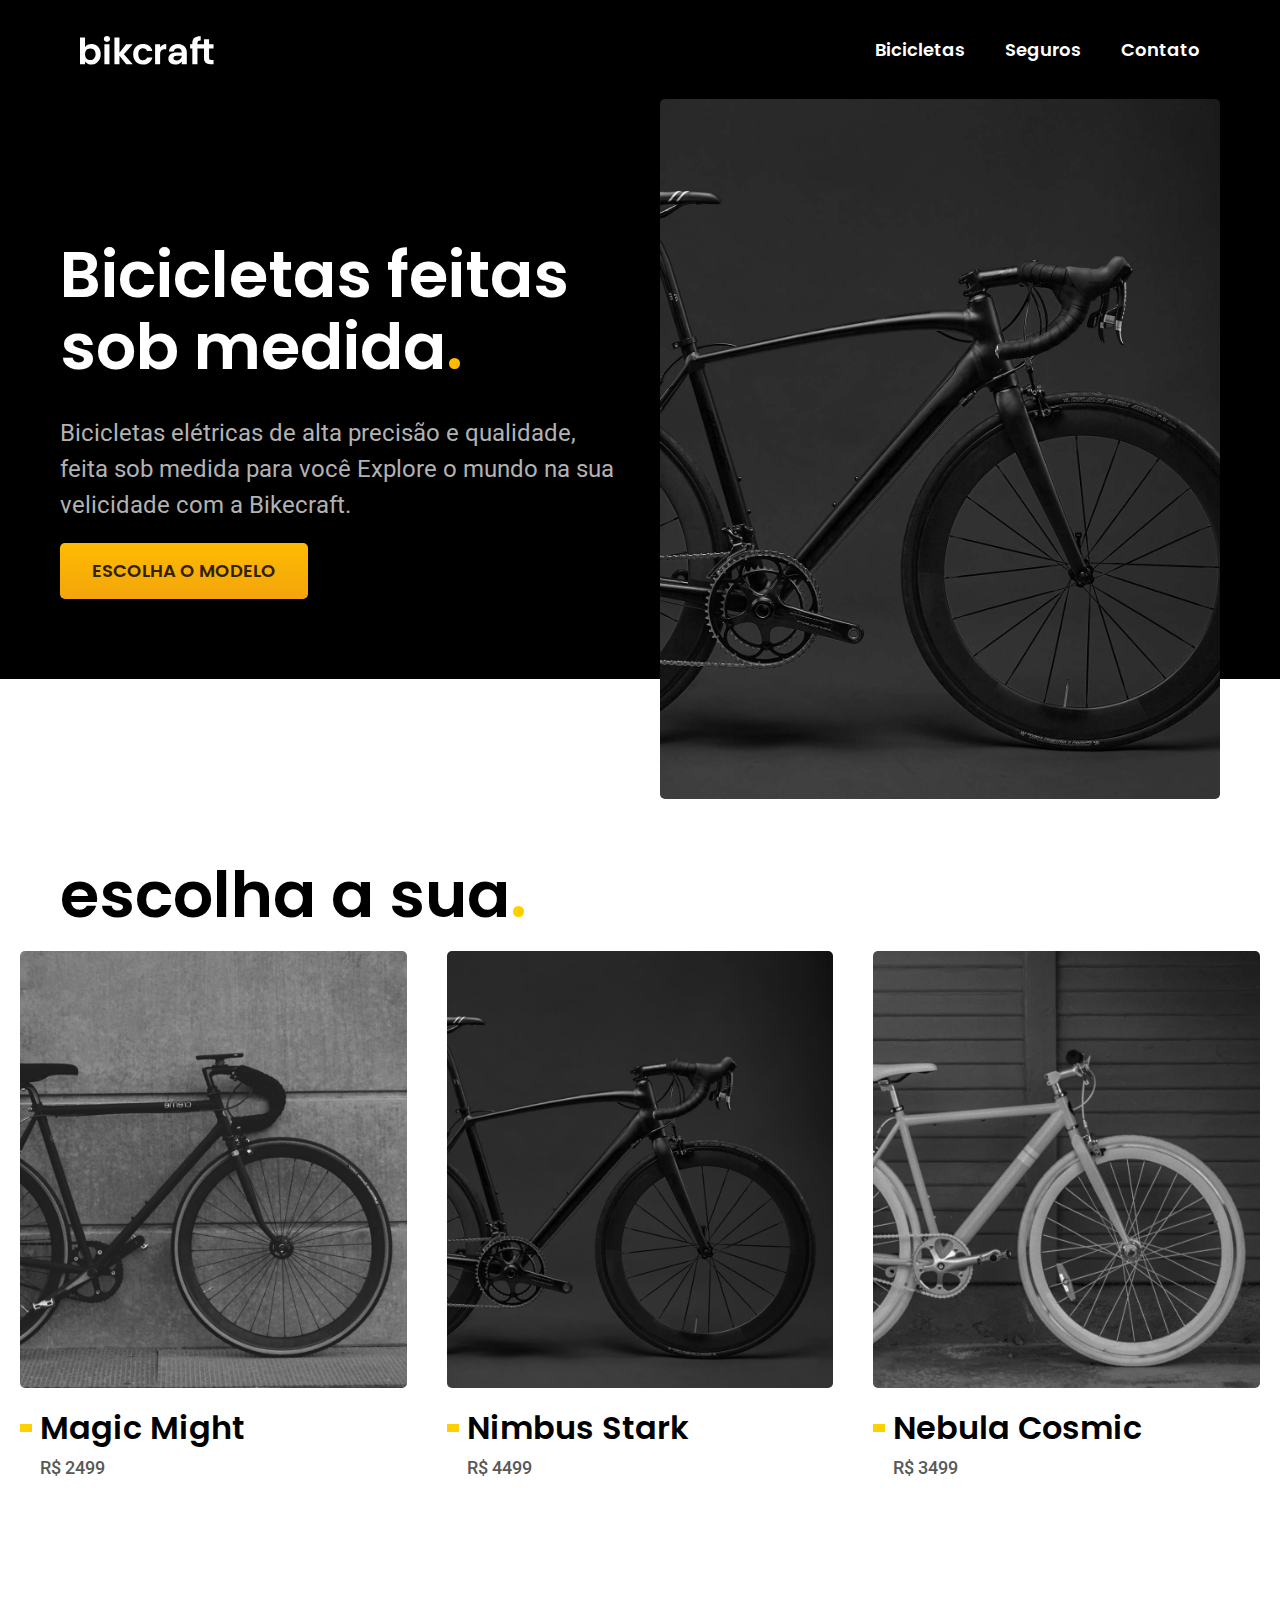
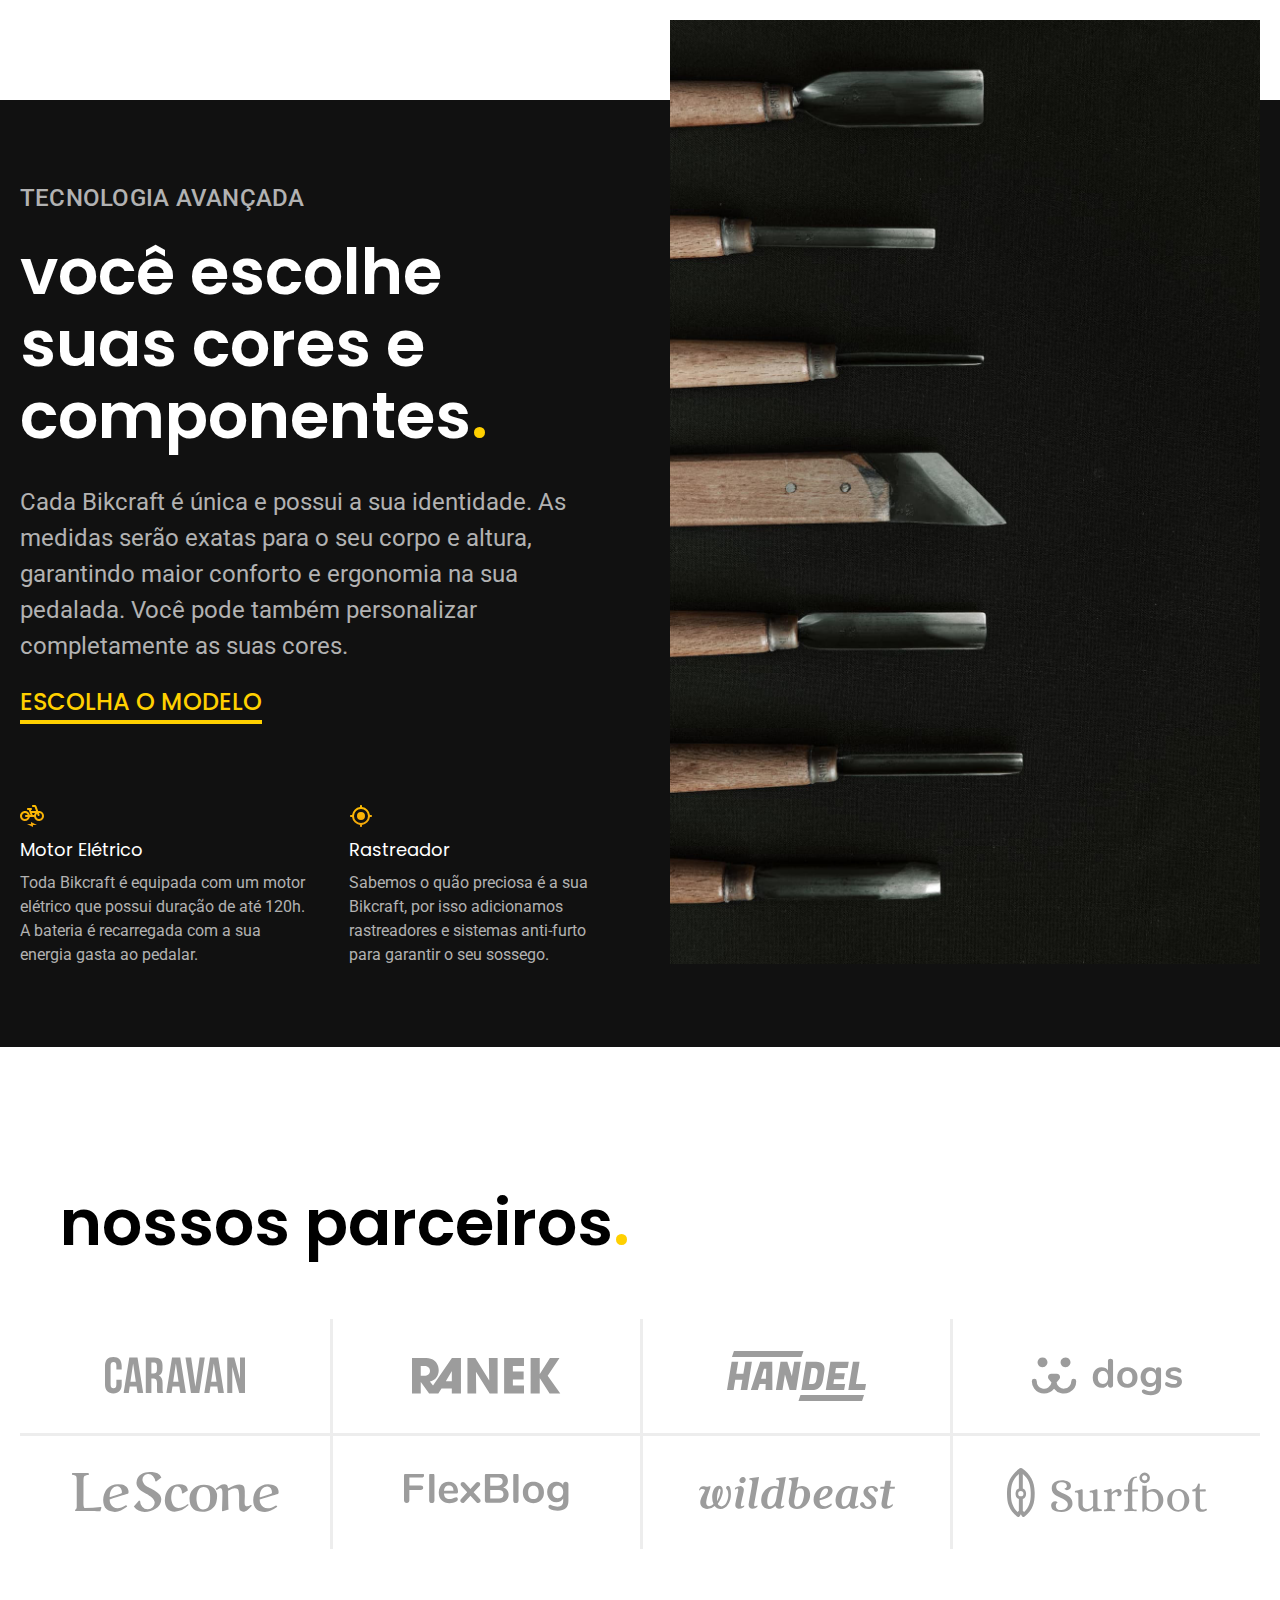
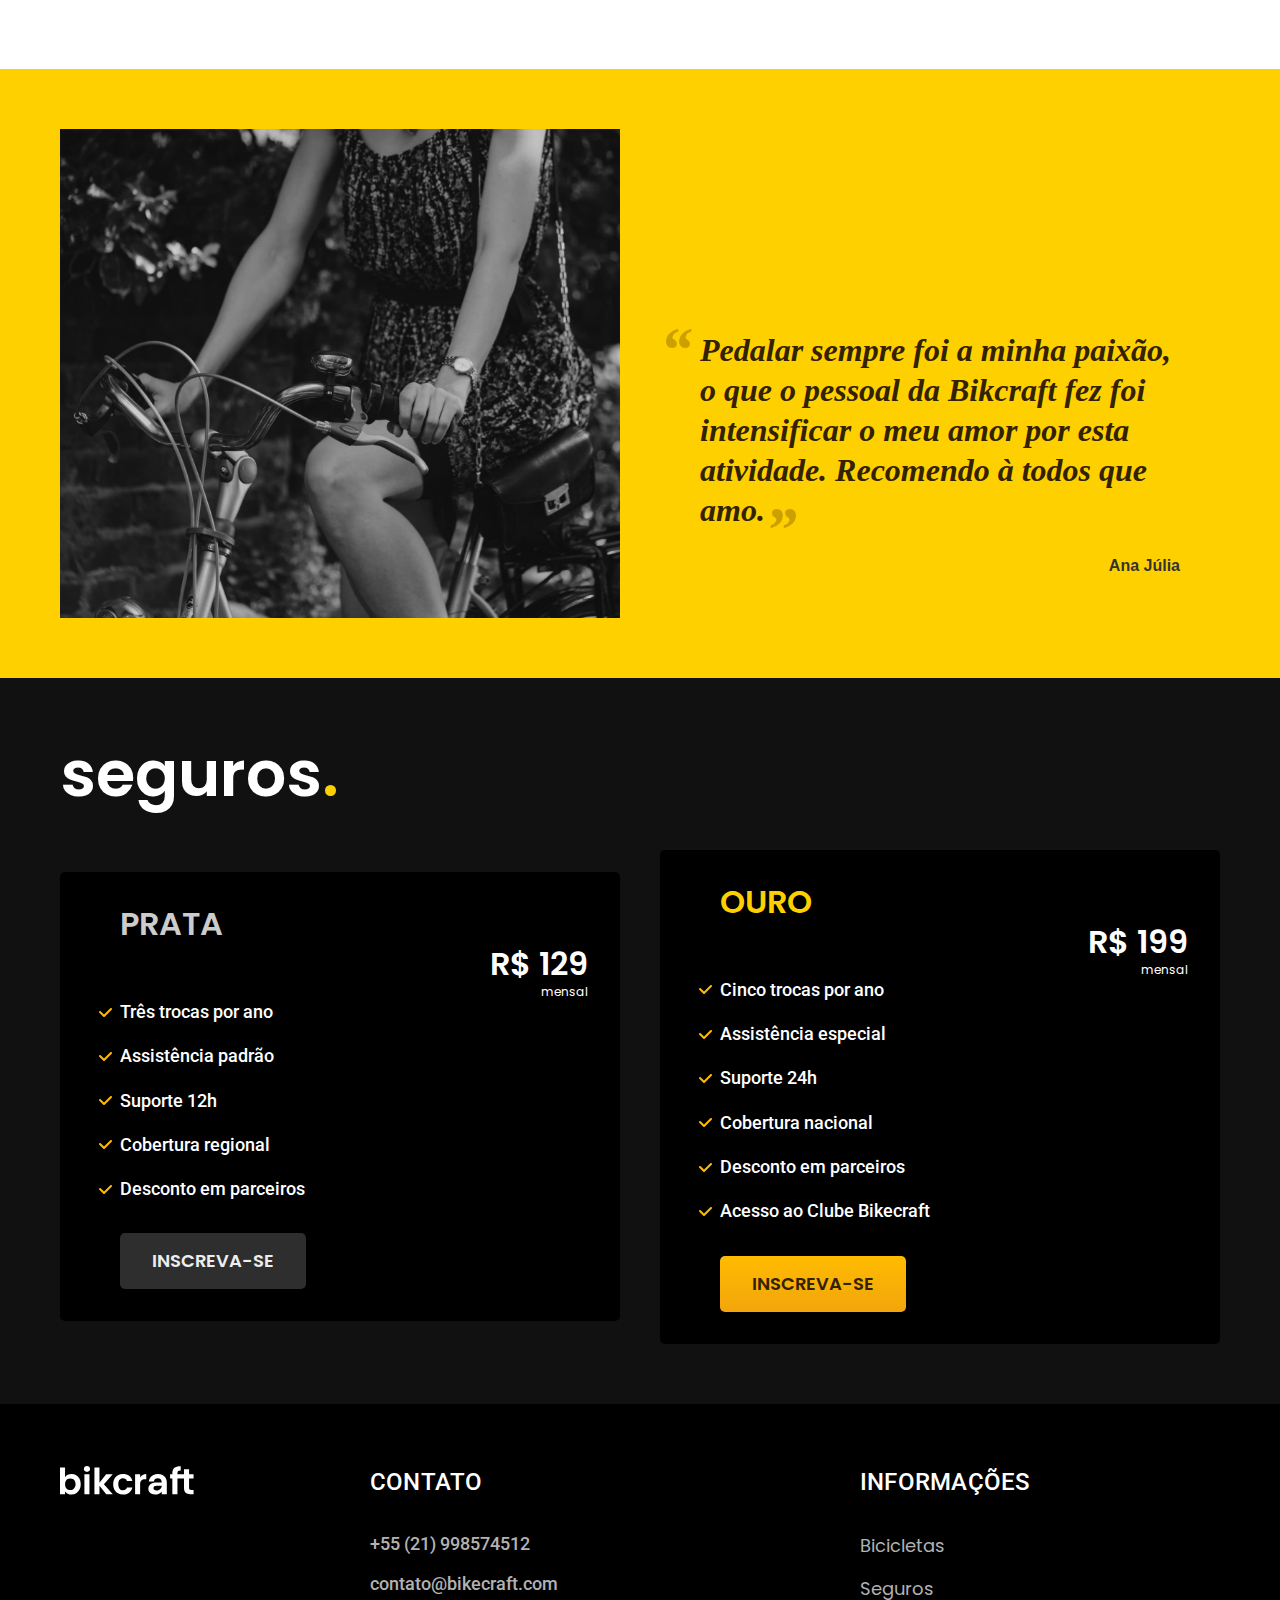
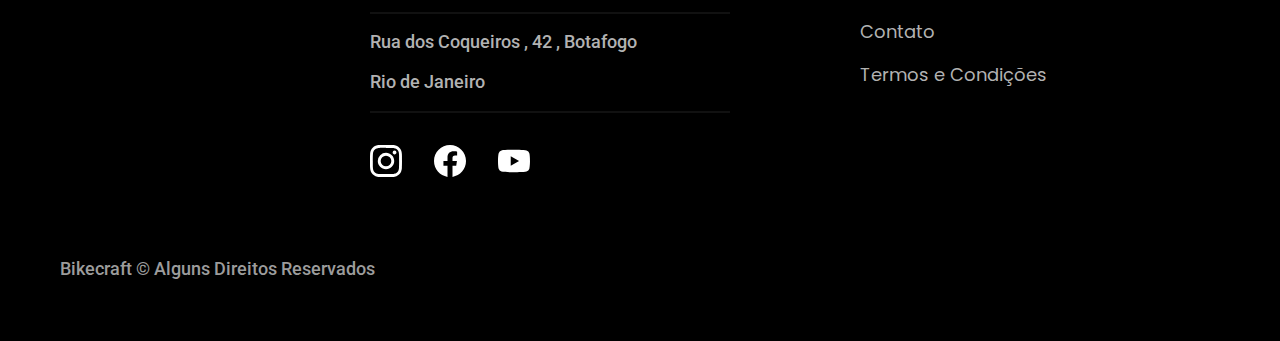
<file: index.html>
<!DOCTYPE html>
<html lang="pt-br">
  <head>
    <meta charset="UTF-8" />
    <meta name="viewport" content="width=device-width, initial-scale=1.0" />
    <title>Bikecraft - Bicicletas Elétricas</title>
    <link rel="stylesheet" href="./CSS/style.css" />
    <link rel="preconnect" href="https://fonts.googleapis.com" />
    <link rel="preconnect" href="https://fonts.gstatic.com" crossorigin />
    <link
      href="https://fonts.googleapis.com/css2?family=Poppins:wght@400;600&family=Roboto:ital,wght@0,100..900;1,100..900&display=swap"
      rel="stylesheet"
    />
  </head>
  <body>
    <!-- ===== HEADER / MENU DE NAVEGAÇÃO ===== -->
    <header class="header-bg">
      <div class="header">
        <a href="./"><img src="./img/bikcraft.svg" alt="Bikecraft" /></a>
        <nav aria-label="primaria"></nav>
        <ul class="header-menu">
          <li><a href="./bicicletas.html">Bicicletas</a></li>
          <li><a href="./seguros.html">Seguros</a></li>
          <li><a href="./contato.html">Contato</a></li>
        </ul>
      </div>
    </header>

    <!-- ===== SEÇÃO 1: INTRODUÇÃO / BANNER PRINCIPAL ===== -->
    <main class="introducao-bg">
      <div class="introducao">
        <div class="introducao-conteudo">
          <h1 class="font-1-xxl">
            Bicicletas feitas sob medida<span class="botão-final">.</span>
          </h1>
          <p class="font-2-l">
            Bicicletas elétricas de alta precisão e qualidade, feita sob medida
            para você Explore o mundo na sua velicidade com a Bikecraft.
          </p>
          <li>
            <a class="botao" href="./bicicletas.html">ESCOLHA O MODELO</a>
          </li>
        </div>

        <div>
          <img
            src="./img/fotos/introducao.jpg"
            alt="Bicicleta eletrica preta."
          />
        </div>
      </div>
    </main>

    <!-- ===== SEÇÃO 2: LISTA DE BICICLETAS ===== -->
    <article class="bicicletas-lista">
      <h2 class="font-1-xxl">escolha a sua<span class="cor-p1">.</span></h2>
      <ul>
        <li>
          <a href="./bicicletas/magic.html">
            <img src="/img/bicicletas/magic-home.jpg" alt="Bicicleta Preta" />
            <h3 class="font-1-xl">Magic Might</h3>
            <span class="font-2-m cor-8">R$ 2499</span>
          </a>
        </li>
        <li>
          <a href="./bicicletas/nimbus.html">
            <img src="/img/bicicletas/nimbus-home.jpg" alt="Bicicleta Preta" />
            <h3 class="font-1-xl">Nimbus Stark</h3>
            <span class="font-2-m cor-8">R$ 4499</span>
          </a>
        </li>
        <li>
          <a href="./bicicletas/nebula.html">
            <img src="/img/bicicletas/nebula-home.jpg" alt="Bicicleta Preta" />
            <h3 class="font-1-xl">Nebula Cosmic</h3>
            <span class="font-2-m cor-8">R$ 3499</span>
          </a>
        </li>
      </ul>
    </article>

    <!-- ===== SEÇÃO 3: TECNOLOGIA / PERSONALIZAÇÃO ===== -->
    <article class="tecnologia-bg">
      <div class="tecnologia">
        <div class="tecnologia-conteudo">
          <span class="font-2-l-b cor-5">tecnologia Avançada</span>
          <h2 class="font-1-xxl cor-0">
            você escolhe suas cores e componentes<span class="cor-p1">.</span>
          </h2>
          <p class="font-2-l cor-5">
            Cada Bikcraft é única e possui a sua identidade. As medidas serão
            exatas para o seu corpo e altura, garantindo maior conforto e
            ergonomia na sua pedalada. Você pode também personalizar
            completamente as suas cores.
          </p>
          <a class="link" href="./bicicletas.html">Escolha o modelo</a>

          <div class="tecnologia-vantagens">
            <div>
              <img src="./img/icones/eletrica.svg" alt="" />
              <h3 class="font-1-m cor-0">Motor Elétrico</h3>
              <p class="font-2-s cor-5">
                Toda Bikcraft é equipada com um motor elétrico que possui
                duração de até 120h. A bateria é recarregada com a sua energia
                gasta ao pedalar.
              </p>
            </div>

            <div>
              <img src="./img/icones/rastreador.svg" alt="" />
              <h3 class="font-1-m cor-0">Rastreador</h3>
              <p class="font-2-s cor-5">
                Sabemos o quão preciosa é a sua Bikcraft, por isso adicionamos
                rastreadores e sistemas anti-furto para garantir o seu sossego.
              </p>
            </div>
          </div>
        </div>

        <div class="tecnologia-imagem">
          <img src="./img/fotos/tecnologia.jpg" alt="Foto da tecnologia" />
        </div>
      </div>
    </article>

    <!-- ===== SEÇÃO 4: NOSSOS PARCEIROS ===== -->
    <section class="parceiros" aria-label="Nossos Parceiros">
      <h2 class="font-1-xxl">nossos parceiros<span class="cor-p1">.</span></h2>
      <ul>
        <li><img src="./img/parceiros/caravan.svg" alt="" /></li>
        <li><img src="./img/parceiros/ranek.svg" alt="" /></li>
        <li><img src="./img/parceiros/handel.svg" alt="" /></li>
        <li><img src="./img/parceiros/dogs.svg" alt="" /></li>
        <li><img src="./img/parceiros/lescone.svg" alt="" /></li>
        <li><img src="./img/parceiros/flexblog.svg" alt="" /></li>
        <li><img src="./img/parceiros/wildbeast.svg" alt="" /></li>
        <li><img src="./img/parceiros/surfbot.svg" alt="" /></li>
      </ul>
    </section>

    <!-- ===== SEÇÃO 5: DEPOIMENTO ===== -->
    <section class="depoimento" aria-label="Depoimento">
      <div class="container">
        <!-- só container aqui -->
        <div class="depoimento-conteudo-grid">
          <!-- grid começa aqui -->
          <img src="./img/fotos/depoimento.jpg" alt="Pessoa pedalando" />
          <div class="depoimento-conteudo">
            <blockquote class="font-1-xl cor-p5">
              <p>
                Pedalar sempre foi a minha paixão, o que o pessoal da Bikcraft
                fez foi intensificar o meu amor por esta atividade. Recomendo à
                todos que amo.
              </p>
            </blockquote>
            <span class="font-1-mb cor-p4">Ana Júlia</span>
          </div>
        </div>
      </div>
    </section>

    <!-- ===== SEÇÃO 5: SEGUROS ===== -->
    <article class="seguros-bg">
      <div class="seguros container">
        <h2 class="font-1-xxl cor-0">seguros<span class="cor-p1">.</span></h2>

        <div class="seguro-item">
          <h2 class="font-1-xl cor-4">PRATA</h2>
          <span class="font-1-xl cor-0">
            R$ 129
            <span class="font-1-xs cor6">mensal</span>
          </span>
          <ul class="font-2-m cor-0">
            <li>Três trocas por ano</li>
            <li>Assistência padrão</li>
            <li>Suporte 12h</li>
            <li>Cobertura regional</li>
            <li>Desconto em parceiros</li>
          </ul>
          <a class="botao secundario" href="./orcamento.html">Inscreva-se</a>
        </div>

        <div class="seguro-item">
          <h2 class="font-1-xl cor-p1">OURO</h2>
          <span class="font-1-xl cor-0">
            R$ 199
            <span class="font-1-xs cor6">mensal</span>
          </span>
          <ul class="font-2-m cor-0">
            <li>Cinco trocas por ano</li>
            <li>Assistência especial</li>
            <li>Suporte 24h</li>
            <li>Cobertura nacional</li>
            <li>Desconto em parceiros</li>
            <li>Acesso ao Clube Bikecraft</li>
          </ul>
          <a class="botao" href="./orcamento.html">Inscreva-se</a>
        </div>
      </div>
    </article>

    <!-- ===== SEÇÃO 6: footer ===== -->
    <footer class="footer-bg">
      <div class="footer container">
        <img src="./img/bikcraft.svg" alt="Bikecraft" />
        <div class="footer-contato">
          <h3 class="font-2-l-b cor-0">Contato</h3>
          <ul class="cor-5 font-2-m">
            <li><a href="tel:+5521998574512">+55 (21) 998574512</a></li>
            <li>
              <a href="mailto:contato@bikecraft.com">contato@bikecraft.com</a>
            </li>
            <li><a></a>Rua dos Coqueiros , 42 , Botafogo</li>
            <li><a href="tel:+5521998574512">Rio de Janeiro</a></li>
          </ul>
          <div class="footer-redes">
            <a href="">
              <img src="./img/redes/instagram.svg" alt="" />
            </a>
            <a href="">
              <img src="./img/redes/facebook.svg" alt="" />
            </a>
            <a href="">
              <img src="./img/redes/youtube.svg" alt="" />
            </a>
          </div>
        </div>
        <div class="footer-informacoes">
          <h3 class="font-2-l-b cor-0">Informações</h3>
          <nav>
            <ul class="font-1-m cor-5">
              <li><a href="./bicicletas.html">Bicicletas</a></li>
              <li><a href="./seguros.html">Seguros</a></li>
              <li><a href="./contato.html">Contato</a></li>
              <li><a href="./termos.html">Termos e Condições</a></li>
            </ul>
          </nav>
        </div>
        <p class="footer-copy font-2-m cor-6">
          Bikecraft © Alguns Direitos Reservados
        </p>
      </div>
    </footer>
  </body>
</html>
</file>
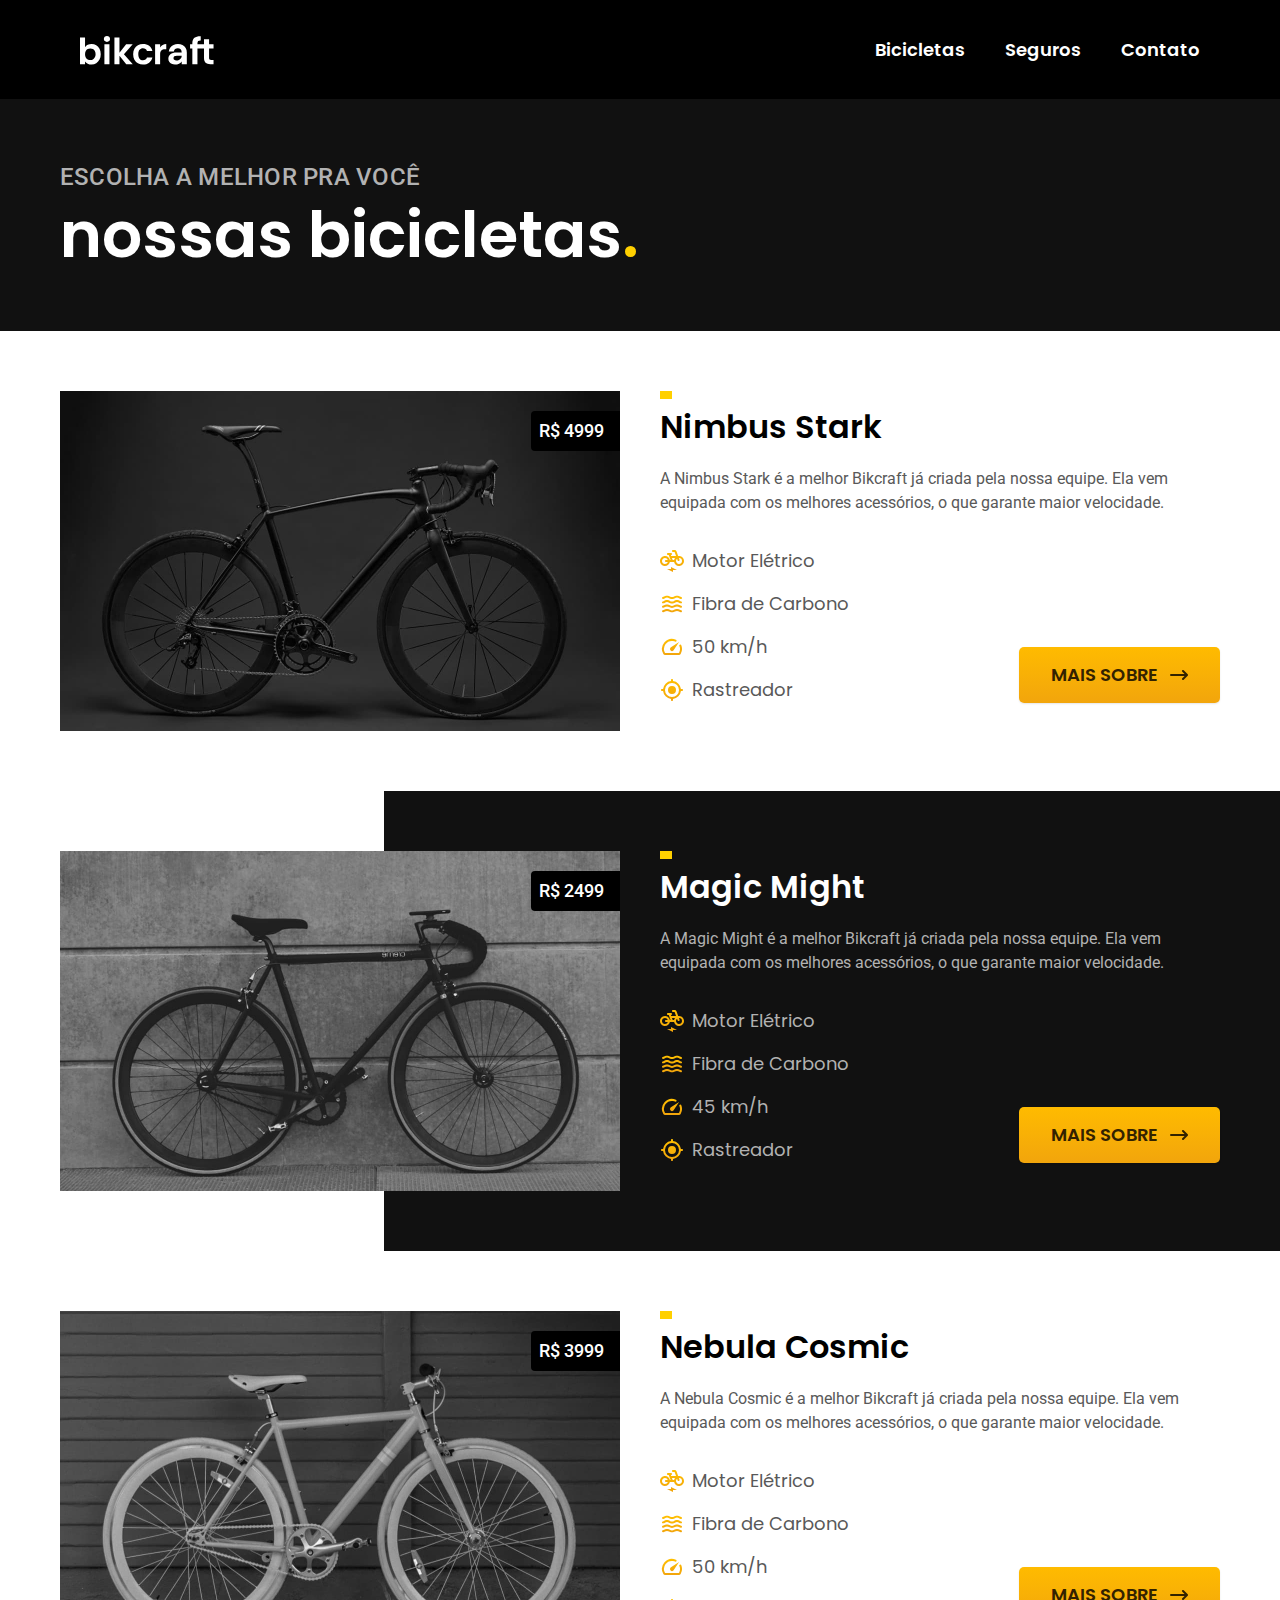
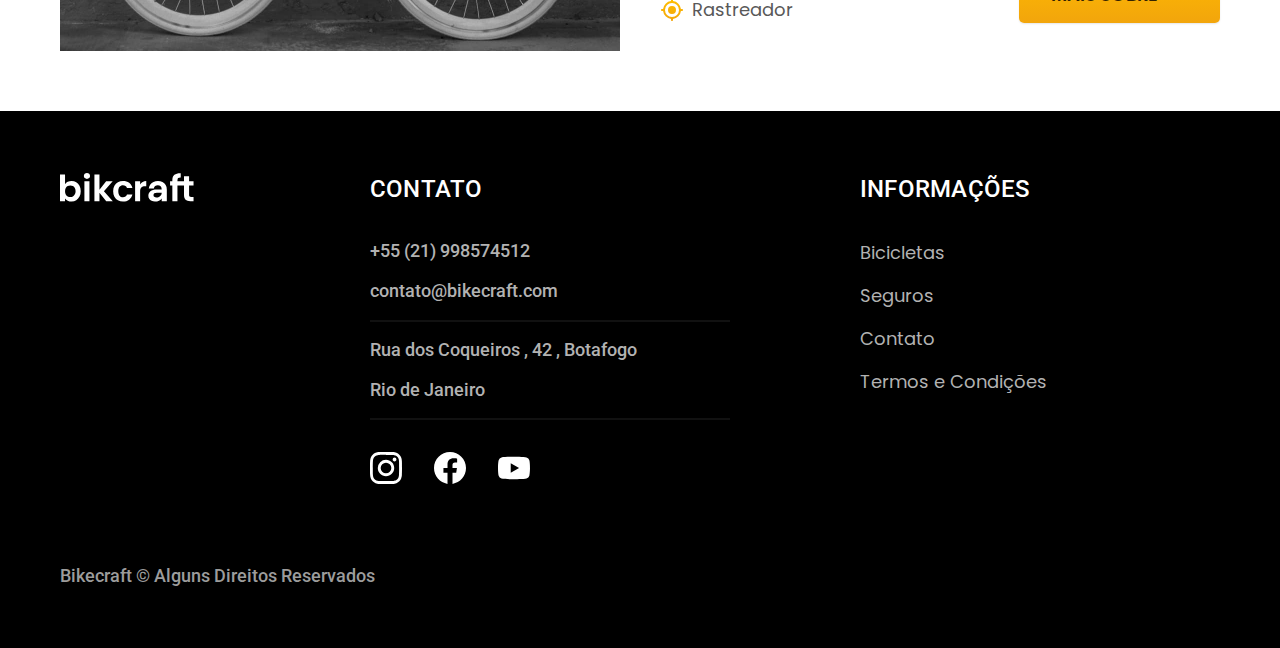
<file: bicicletas.html>
<!DOCTYPE html>
<html lang="pt-br">
  <head>
    <meta charset="UTF-8" />
    <meta name="viewport" content="width=device-width, initial-scale=1.0" />
    <title>Biciceltas</title>
    <link rel="stylesheet" href="./CSS/style.css" />
    <link rel="preconnect" href="https://fonts.googleapis.com" />
    <link rel="preconnect" href="https://fonts.gstatic.com" crossorigin />
    <link
      href="https://fonts.googleapis.com/css2?family=Poppins:wght@400;600&family=Roboto:ital,wght@0,100..900;1,100..900&display=swap"
      rel="stylesheet"
    />
  </head>
  <body id="bicicletas">
    <!-- ===== HEADER / MENU DE NAVEGAÇÃO ===== -->
    <header class="header-bg">
      <div class="header">
        <a href="./"><img src="./img/bikcraft.svg" alt="Bikecraft" /></a>
        <nav aria-label="primaria"></nav>
        <ul class="header-menu">
          <li><a href="./bicicletas.html">Bicicletas</a></li>
          <li><a href="./seguros.html">Seguros</a></li>
          <li><a href="./contato.html">Contato</a></li>
        </ul>
      </div>
    </header>

    <!-- ===== MAIN / PRINCIPAL===== -->
    <main>
      <div class="titulo-bg">
        <div class="titulo container">
          <p class="font-2-l-b cor-5">Escolha a melhor pra você</p>
          <h1 class="font-1-xxl cor-0">
            nossas bicicletas<span class="cor-p1">.</span>
          </h1>
        </div>
      </div>


    <!-- ===== DIV BIKE 1 ===== -->
    <div class="bicicletas container">
      <div class="bicicletas-imagem">
        <img src="./img/bicicletas/nimbus.jpg" alt="Bicicleta preta">
        <span class="font-2-m cor-0">R$ 4999</span>
      </div>
      <div class="bicicletas-conteudo">
        <h2 class="font-1-xl">Nimbus Stark</h2>
        <p class="font-2-s cor-8">A Nimbus Stark é a melhor Bikcraft já criada pela nossa equipe. Ela vem equipada com os melhores acessórios, o que garante maior velocidade.</p>
        <ul class="font-1-m cor-8">
          <li>
            <img src="./img/icones/eletrica.svg" alt="">
            Motor Elétrico
          </li>
          <li>
            <img src="./img/icones/carbono.svg" alt="">
            Fibra de Carbono
          </li>
          <li>
            <img src="./img/icones/velocidade.svg" alt="">
            50 km/h
          </li>
          <li>
            <img src="./img/icones/rastreador.svg" alt="">
            Rastreador
          </li>
        </ul>
        <a class="botao seta" href="./bicicletas/nimbus.html">Mais Sobre</a>
      </div>
    </div>
      

    <!-- ===== DIV BIKE 2 ===== -->
    <div class="bicicletas-bg">
      <div class="bicicletas container">
        <div class="bicicletas-imagem">
          <img src="./img/bicicletas/magic.jpg" alt="Bicicleta preta">
          <span class="font-2-m cor-0">R$ 2499</span>
        </div>
        <div class="bicicletas-conteudo">
          <h2 class="font-1-xl cor-0">Magic Might</h2>
          <p class="font-2-s cor-5">A Magic Might é a melhor Bikcraft já criada pela nossa equipe. Ela vem equipada com os melhores acessórios, o que garante maior velocidade.</p>
          <ul class="font-1-m cor-5">
            <li>
              <img src="./img/icones/eletrica.svg" alt="">
              Motor Elétrico
            </li>
            <li>
              <img src="./img/icones/carbono.svg" alt="">
              Fibra de Carbono
            </li>
            <li>
              <img src="./img/icones/velocidade.svg" alt="">
              45 km/h
            </li>
            <li>
              <img src="./img/icones/rastreador.svg" alt="">
              Rastreador
            </li>
          </ul>
          <a class="botao seta" href="./bicicletas/magic.html">Mais Sobre</a>
        </div>
      </div>
    </div>

    <!-- ===== DIV BIKE 3 ===== -->
    <div class="bicicletas container">
      <div class="bicicletas-imagem">
        <img src="./img/bicicletas/nebula.jpg" alt="Bicicleta preta">
        <span class="font-2-m cor-0">R$ 3999</span>
      </div>
      <div class="bicicletas-conteudo">
        <h2 class="font-1-xl">Nebula Cosmic</h2>
        <p class="font-2-s cor-8">A Nebula Cosmic é a melhor Bikcraft já criada pela nossa equipe. Ela vem equipada com os melhores acessórios, o que garante maior velocidade.</p>
        <ul class="font-1-m cor-8">
          <li>
            <img src="./img/icones/eletrica.svg" alt="">
            Motor Elétrico
          </li>
          <li>
            <img src="./img/icones/carbono.svg" alt="">
            Fibra de Carbono
          </li>
          <li>
            <img src="./img/icones/velocidade.svg" alt="">
            50 km/h
          </li>
          <li>
            <img src="./img/icones/rastreador.svg" alt="">
            Rastreador
          </li>
        </ul>
        <a class="botao seta" href="./bicicletas/nebula.html">Mais Sobre</a>
      </div>
    </main>



    <!-- ===== FOOTER ===== -->
    <footer class="footer-bg">
      <div class="footer container">
        <img src="./img/bikcraft.svg" alt="Bikecraft" />
        <div class="footer-contato">
          <h3 class="font-2-l-b cor-0">Contato</h3>
          <ul class="cor-5 font-2-m">
            <li><a href="tel:+5521998574512">+55 (21) 998574512</a></li>
            <li>
              <a href="mailto:contato@bikecraft.com">contato@bikecraft.com</a>
            </li>
            <li><a></a>Rua dos Coqueiros , 42 , Botafogo</li>
            <li><a href="tel:+5521998574512">Rio de Janeiro</a></li>
          </ul>
          <div class="footer-redes">
            <a href="">
              <img src="./img/redes/instagram.svg" alt="" />
            </a>
            <a href="">
              <img src="./img/redes/facebook.svg" alt="" />
            </a>
            <a href="">
              <img src="./img/redes/youtube.svg" alt="" />
            </a>
          </div>
        </div>
        <div class="footer-informacoes">
          <h3 class="font-2-l-b cor-0">Informações</h3>
          <nav>
            <ul class="font-1-m cor-5">
              <li><a href="./bicicletas.html">Bicicletas</a></li>
              <li><a href="./seguros.html">Seguros</a></li>
              <li><a href="./contato.html">Contato</a></li>
              <li><a href="./termos.html">Termos e Condições</a></li>
            </ul>
          </nav>
        </div>
        <p class="footer-copy font-2-m cor-6">
          Bikecraft © Alguns Direitos Reservados
        </p>
      </div>
    </footer>
  </body>
</html>
</file>
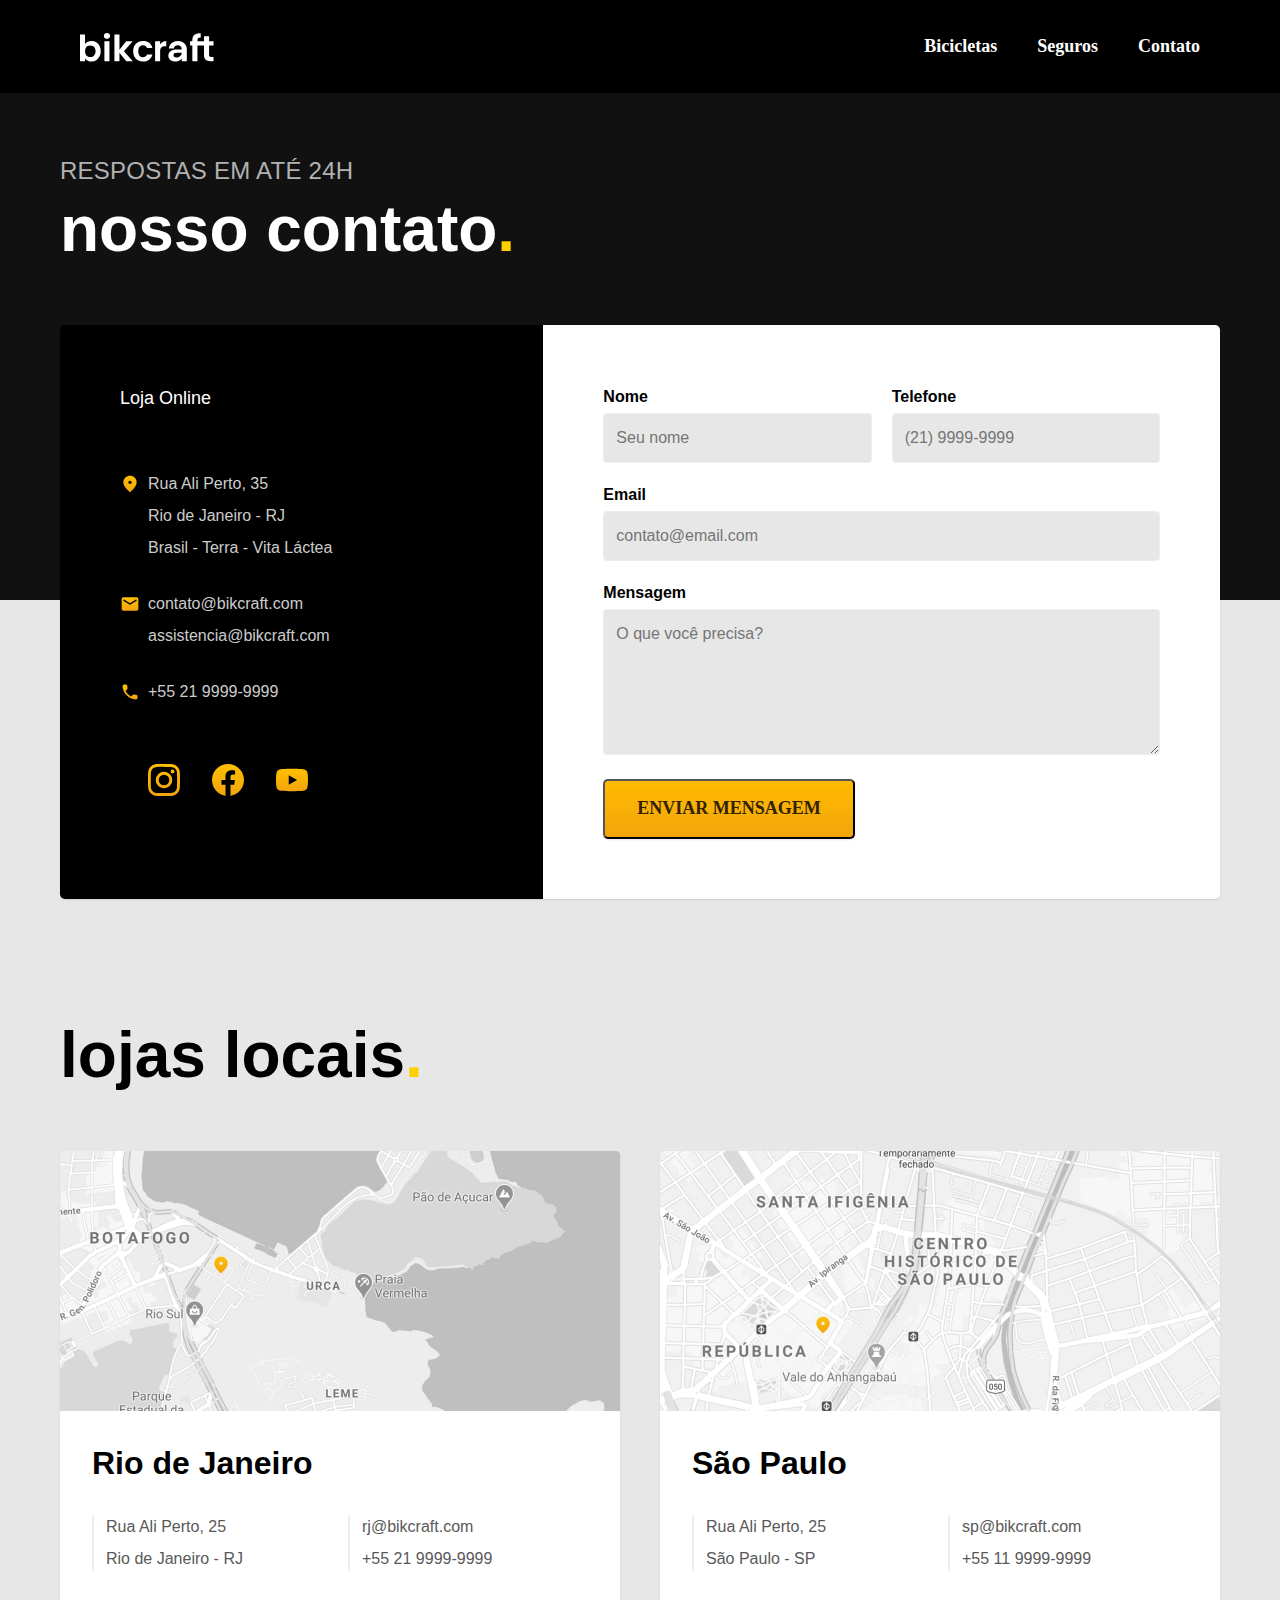
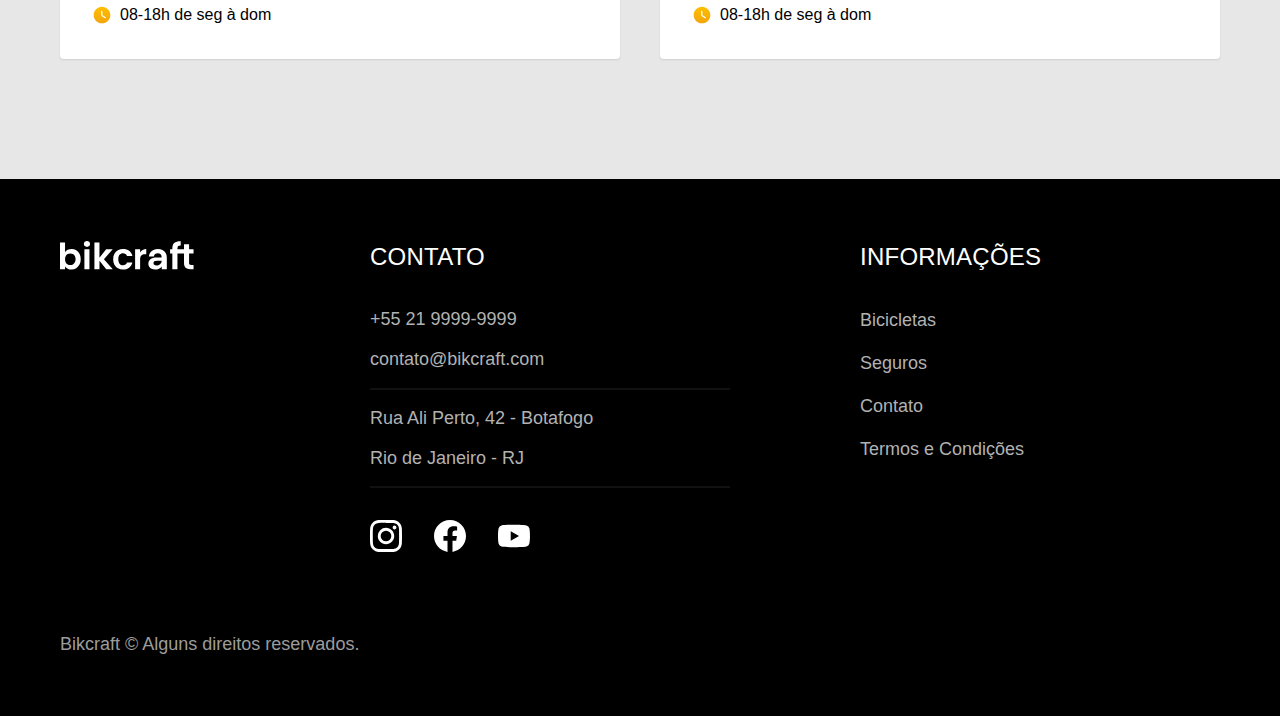
<file: contato.html>
<!DOCTYPE html>
<html lang="pt-br">

<head>
  <meta charset="UTF-8">
  <meta name="viewport" content="width=device-width, initial-scale=1.0">

  <title>Contato | Bikcraft</title>
  <meta name="description" content="Contato.">

  <link rel="stylesheet" href="./CSS/style.css">
</head>
<body id="contato">
  <header class="header-bg">
    <div class="header">
      <a href="./"><img src="./img/bikcraft.svg" alt="Bikecraft" /></a>
      <nav aria-label="primaria"></nav>
      <ul class="header-menu">
        <li><a href="./bicicletas.html">Bicicletas</a></li>
        <li><a href="./seguros.html">Seguros</a></li>
        <li><a href="./contato.html">Contato</a></li>
      </ul>
    </div>
  </header>
  <main>
    <div class="titulo-bg">
      <div class="titulo container">
        <p class="font-2-l-b cor-5">Respostas em até 24h</p>
        <h1 class="font-1-xxl cor-0">nosso contato<span class="cor-p1">.</span></h1>
      </div>
    </div>

    <div class="contato container">
      <section class="contato-dados" aria-label="Endereço">
        <h2 class="font-1-m cor-0">Loja Online</h2>
        <div class="contato-endereco font-2-s cor-4">
          <p>Rua Ali Perto, 35</p>
          <p>Rio de Janeiro - RJ</p>
          <p>Brasil - Terra - Vita Láctea</p>
        </div>
        <address class="contato-meios font-2-s cor-4">
          <a href="mailto:contato@bikcraft.com">contato@bikcraft.com</a>
          <a href="mailto:assistencia@bikcraft.com">assistencia@bikcraft.com</a>
          <a href="tel:+552199999999">+55 21 9999-9999</a>
        </address>
        <div class="contato-redes">
          <a href="./">
            <img src="./img/redes/instagram-p.svg" alt="Instagram">
          </a>
          <a href="./">
            <img src="./img/redes/facebook-p.svg" alt="Facebook">
          </a>
          <a href="./">
            <img src="./img/redes/youtube-p.svg" alt="Youtube">
          </a>
        </div>
      </section>
      <section class="contato-formulario" aria-label="Formulário">
        <form class="form" action="./contato.html">
          <div>
            <label for="nome">Nome</label>
            <input type="text" id="nome" name="nome" placeholder="Seu nome">
          </div>
          <div>
            <label for="telefone">Telefone</label>
            <input type="text" id="telefone" name="telefone" placeholder="(21) 9999-9999">
          </div>
          <div class="col-2">
            <label for="email">Email</label>
            <input type="email" id="email" name="email" placeholder="contato@email.com">
          </div>
          <div class="col-2">
            <label for="mensagem">Mensagem</label>
            <textarea rows="5" id="mensagem" name="mensagem" placeholder="O que você precisa?"></textarea>
          </div>
          <button class="botao col-2">Enviar Mensagem</button>
        </form>
      </section>
    </div>
  </main>

  <article class="lojas container">
    <h2 class="font-1-xxl">lojas locais<span class="cor-p1">.</span></h2>
    <div class="lojas-item">
      <img src="./img/lojas/rj.jpg" alt="mapa marcando o endereço em Rua Ali Perto, 25 - Rio de Janeiro - RJ">
      <div class="lojas-conteudo">
        <h3 class="font-1-xl">Rio de Janeiro</h3>
        <div class="lojas-dados font-2-s cor-8">
          <p>Rua Ali Perto, 25</p>
          <p>Rio de Janeiro - RJ</p>
        </div>
        <div class="lojas-dados font-2-s cor-8">
          <a href="mailto:rj@bikcraft.com">rj@bikcraft.com</a>
          <a href="tel:+552199999999">+55 21 9999-9999</a>
        </div>
        <p class="lojas-tempo font-1-s"><img src="./img/icones/horario.svg" alt="">08-18h de seg à dom</p>
      </div>
    </div>

    <div class="lojas-item">
      <img src="./img/lojas/sp.jpg" alt="mapa marcando o endereço em Rua Ali Perto, 25 - São Paulo - SP">
      <div class="lojas-conteudo">
        <h3 class="font-1-xl">São Paulo</h3>
        <div class="lojas-dados font-2-s cor-8">
          <p>Rua Ali Perto, 25</p>
          <p>São Paulo - SP</p>
        </div>
        <div class="lojas-dados font-2-s cor-8">
          <a href="mailto:sp@bikcraft.com">sp@bikcraft.com</a>
          <a href="tel:+551199999999">+55 11 9999-9999</a>
        </div>
        <p class="lojas-tempo font-1-s"><img src="./img/icones/horario.svg" alt="">08-18h de seg à dom</p>
      </div>
    </div>
  </article>

  <footer class="footer-bg">
    <div class="footer container">
      <img src="./img/bikcraft.svg" alt="Bikcraft">
      <div class="footer-contato">
        <h3 class="font-2-l-b cor-0">Contato</h3>
        <ul class="font-2-m cor-5">
          <li><a href="tel:+552199999999">+55 21 9999-9999</a></li>
          <li><a href="mailto:contato@bikcraft.com">contato@bikcraft.com</a></li>
          <li>Rua Ali Perto, 42 - Botafogo</li>
          <li>Rio de Janeiro - RJ</li>
        </ul>
        <div class="footer-redes">
          <a href="./">
            <img src="./img/redes/instagram.svg" alt="Instagram">
          </a>
          <a href="./">
            <img src="./img/redes/facebook.svg" alt="Facebook">
          </a>
          <a href="./">
            <img src="./img/redes/youtube.svg" alt="Youtube">
          </a>
        </div>
      </div>
      <div class="footer-informacoes">
        <h3 class="font-2-l-b cor-0">Informações</h3>
        <nav>
          <ul class="font-1-m cor-5">
            <li><a href="./bicicletas.html">Bicicletas</a></li>
            <li><a href="./seguros.html">Seguros</a></li>
            <li><a href="./contato.html">Contato</a></li>
            <li><a href="./termos.html">Termos e Condições</a></li>
          </ul>
        </nav>
      </div>
      <p class="footer-copy font-2-m cor-6">Bikcraft © Alguns direitos reservados.</p>
    </div>
  </footer>
</body>

</html>
</file>
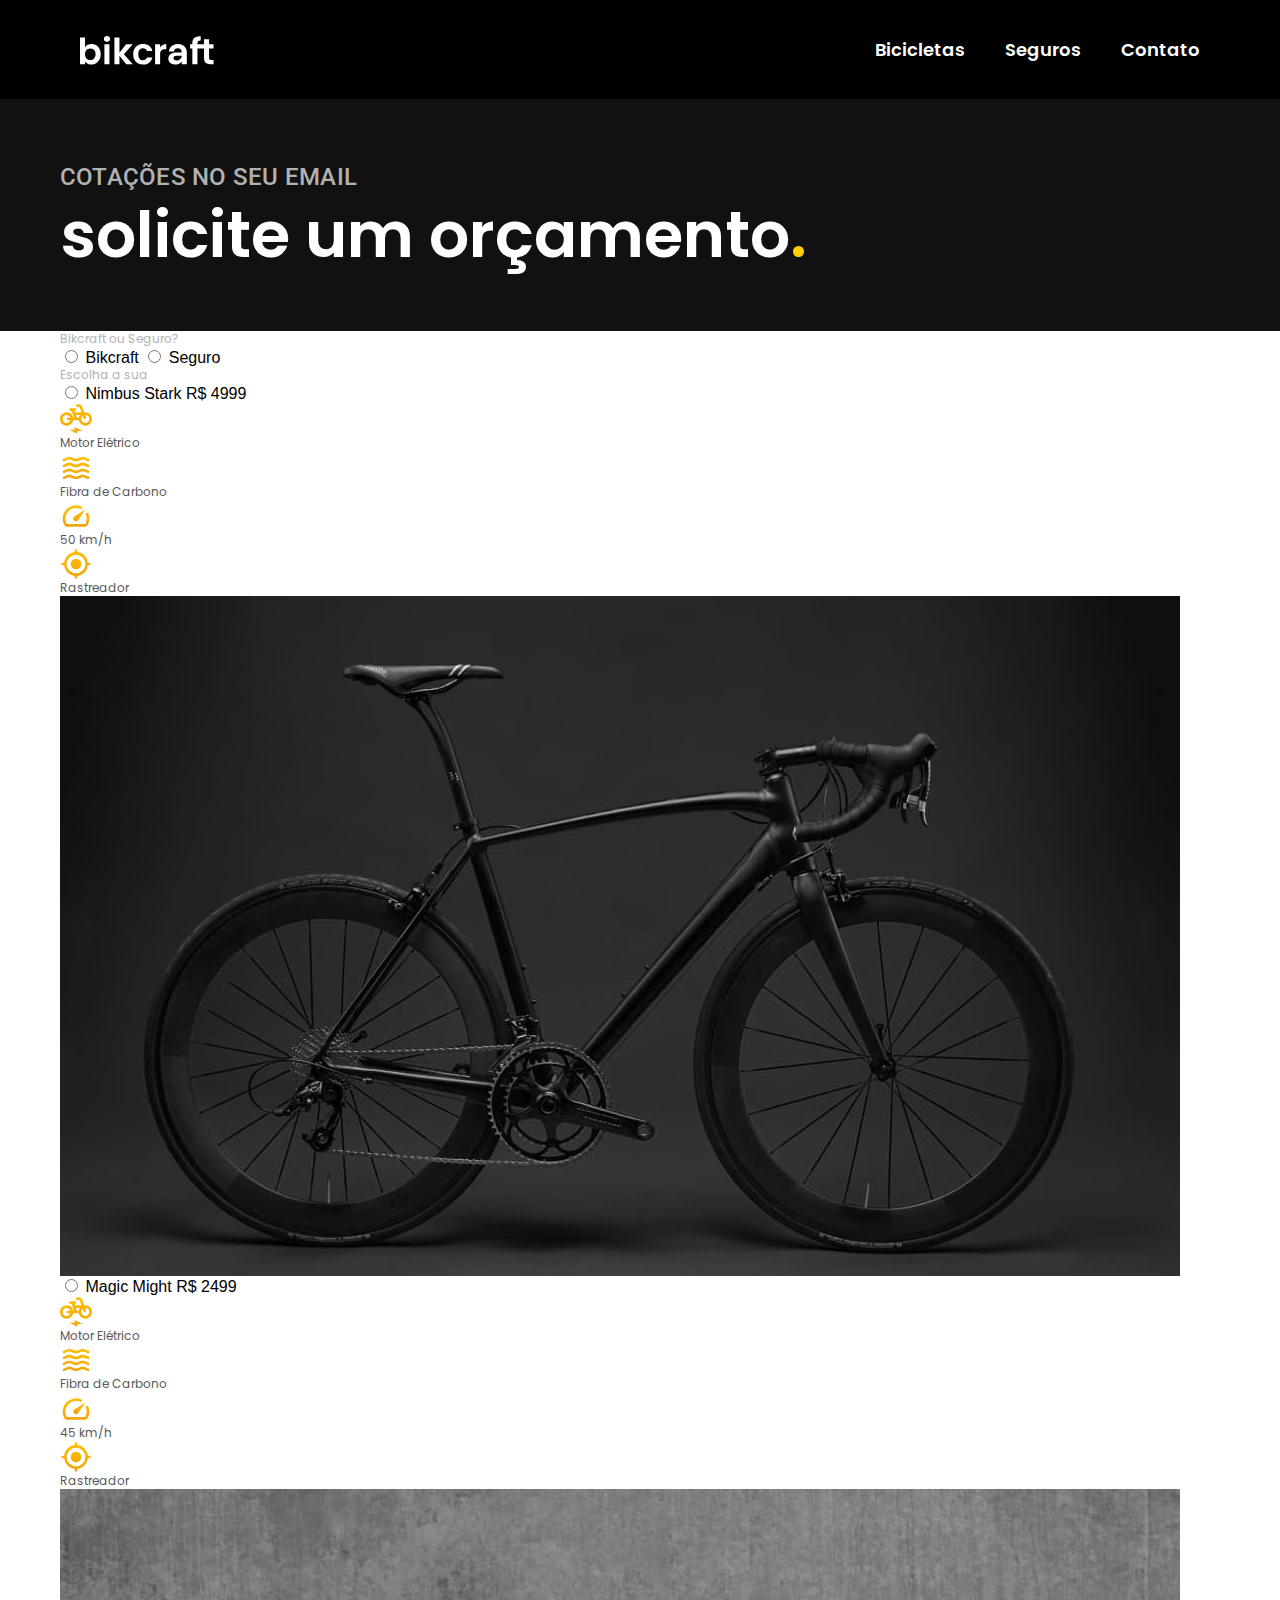
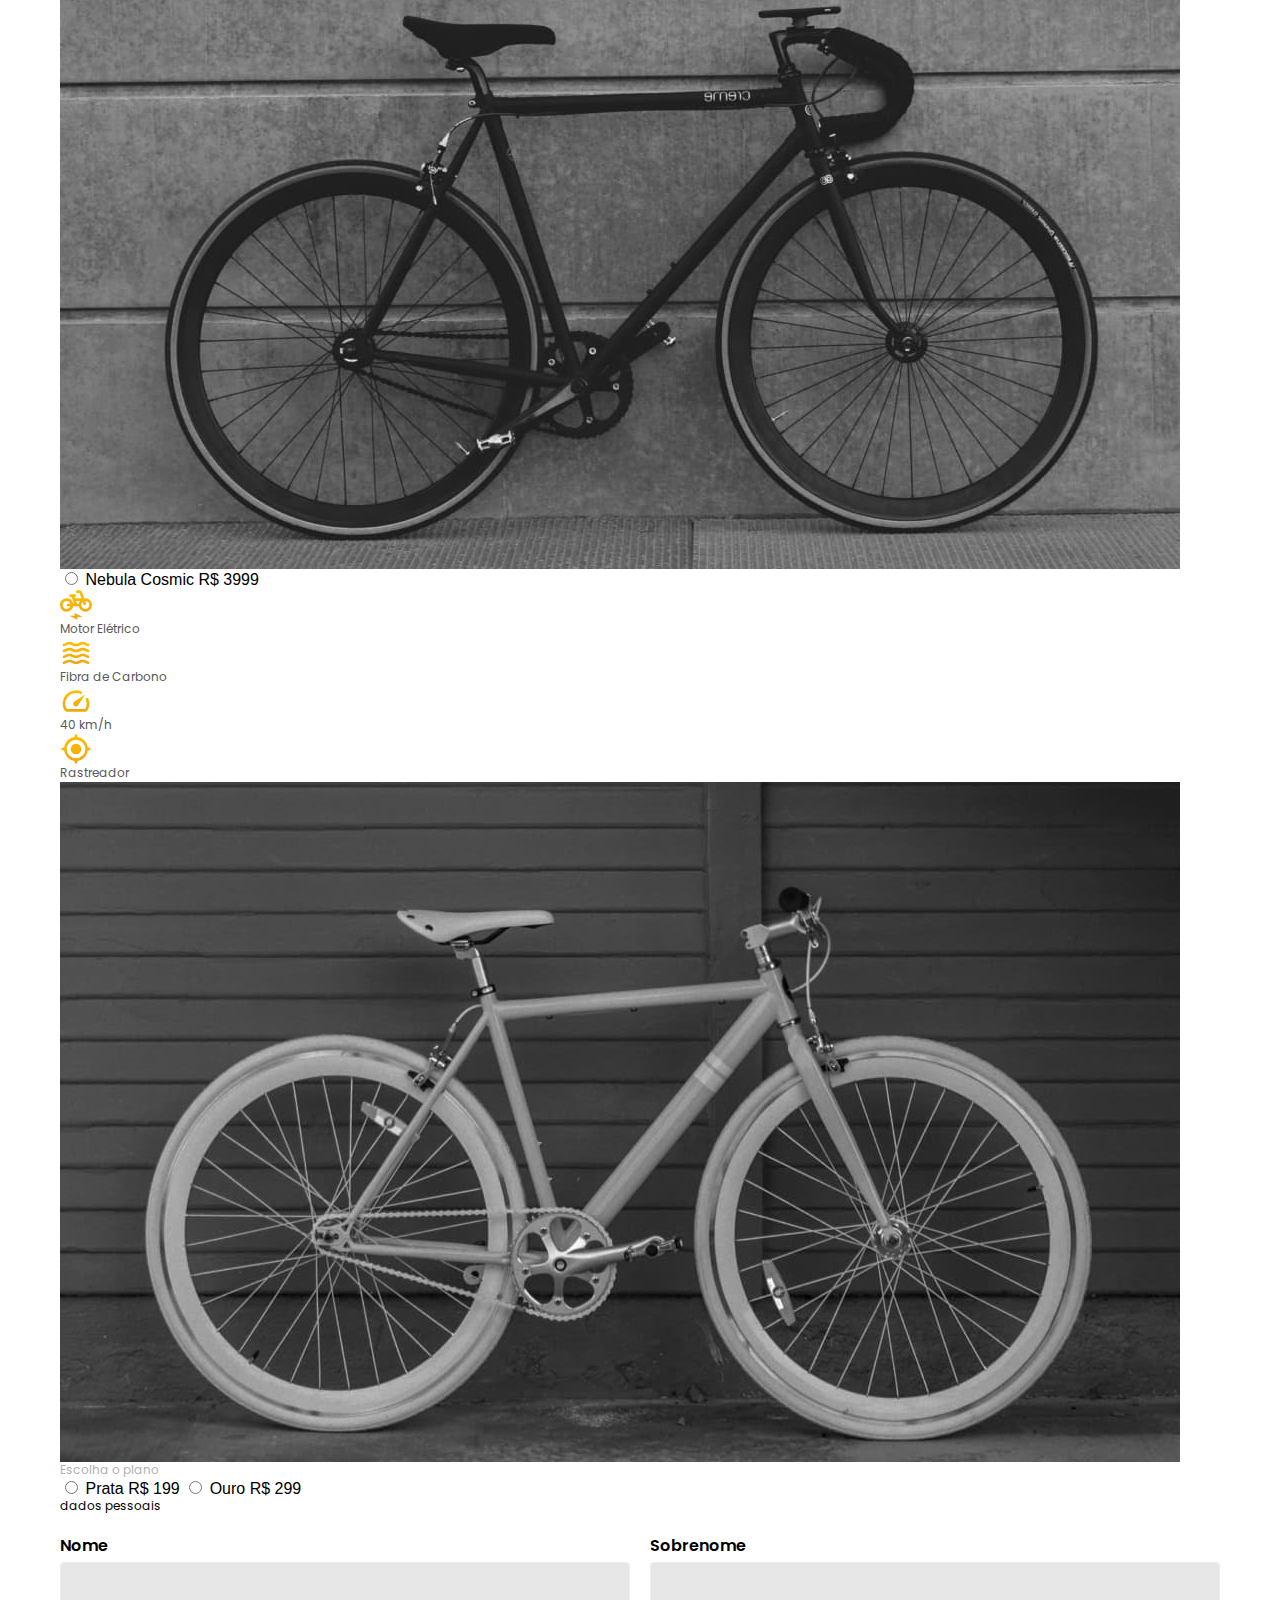
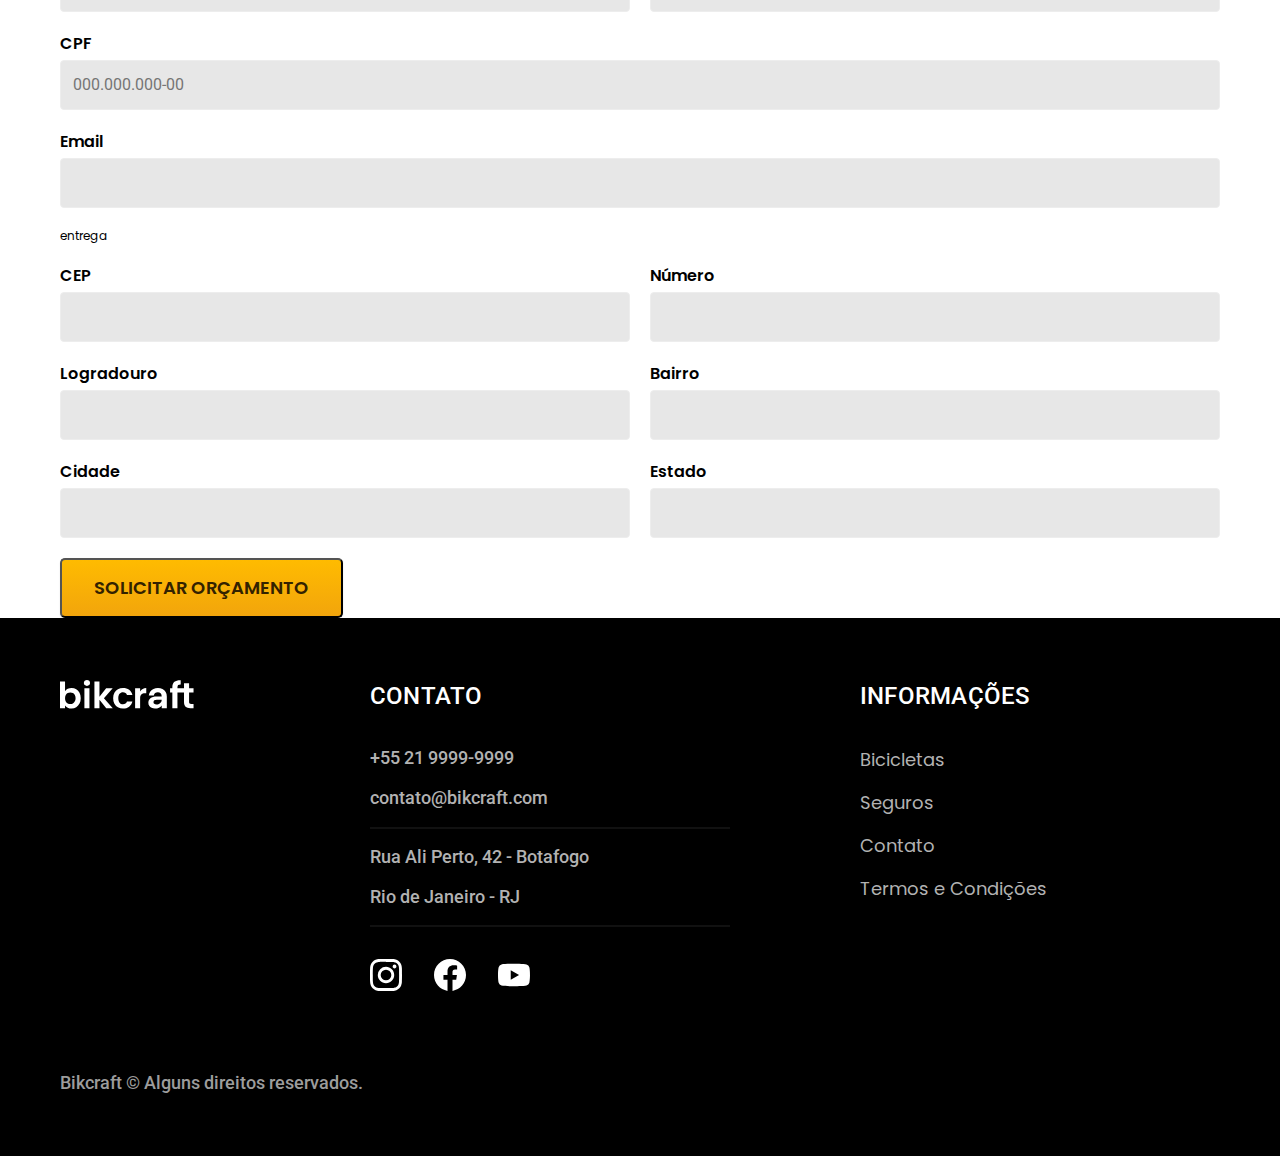
<file: orcamento.html>
<!DOCTYPE html>
<html lang="pt-br">
  <head>
    <meta charset="UTF-8" />
    <meta name="viewport" content="width=device-width, initial-scale=1.0" />
    <title>Orçamento</title>
    <link rel="stylesheet" href="./CSS/style.css" />
    <link rel="preconnect" href="https://fonts.googleapis.com" />
    <link rel="preconnect" href="https://fonts.gstatic.com" crossorigin />
    <link
      href="https://fonts.googleapis.com/css2?family=Poppins:wght@400;600&family=Roboto:ital,wght@0,100..900;1,100..900&display=swap"
      rel="stylesheet"
    />
  </head>
  <body>
    <!-- ===== HEADER / MENU DE NAVEGAÇÃO ===== -->
    <header class="header-bg">
      <div class="header">
        <a href="./"><img src="./img/bikcraft.svg" alt="Bikecraft" /></a>
        <nav aria-label="primaria"></nav>
        <ul class="header-menu">
          <li><a href="./bicicletas.html">Bicicletas</a></li>
          <li><a href="./seguros.html">Seguros</a></li>
          <li><a href="./contato.html">Contato</a></li>
        </ul>
      </div>
    </header>

  <main>
    <div class="titulo-bg">
      <div class="titulo container">
        <p class="font-2-l-b cor-5">Cotações no seu email</p>
        <h1 class="font-1-xxl cor-0">solicite um orçamento<span class="cor-p1">.</span></h1>
      </div>
    </div>

    <form class="orcamento container" action="./orcamento.html">
      <div class="orcamento-produto">
        <h2 class="font-1-xs cor-5">Bikcraft ou Seguro?</h2>

        <input type="radio" name="tipo" value="bikcraft" id="bikcraft">
        <label for="bikcraft">Bikcraft</label>

        <input type="radio" name="tipo" value="seguro" id="seguro">
        <label for="seguro">Seguro</label>

        <div class="orcamento-conteudo" id="orcamento-bikcraft">
          <h2 class="font-1-xs cor-5">Escolha a sua</h2>

          <input type="radio" name="produto" value="nimbus" id="nimbus">
          <label for="nimbus">Nimbus Stark <span>R$ 4999</span></label>
          <div class="orcamento-detalhes">
            <ul class="font-1-xs cor-8">
              <li><img src="./img/icones/eletrica.svg" alt=""> Motor Elétrico</li>
              <li><img src="./img/icones/carbono.svg" alt=""> Fibra de Carbono</li>
              <li><img src="./img/icones/velocidade.svg" alt=""> 50 km/h</li>
              <li><img src="./img/icones/rastreador.svg" alt=""> Rastreador</li>
            </ul>
            <img src="./img/bicicletas/nimbus.jpg" alt="Bicicleta preta">
          </div>

          <input type="radio" name="produto" value="magic" id="magic">
          <label for="magic">Magic Might <span>R$ 2499</span></label>
          <div class="orcamento-detalhes">
            <ul class="font-1-xs cor-8">
              <li><img src="./img/icones/eletrica.svg" alt=""> Motor Elétrico</li>
              <li><img src="./img/icones/carbono.svg" alt=""> Fibra de Carbono</li>
              <li><img src="./img/icones/velocidade.svg" alt=""> 45 km/h</li>
              <li><img src="./img/icones/rastreador.svg" alt=""> Rastreador</li>
            </ul>
            <img src="./img/bicicletas/magic.jpg" alt="Bicicleta preta">
          </div>

          <input type="radio" name="produto" value="nebula" id="nebula">
          <label for="nebula">Nebula Cosmic <span>R$ 3999</span></label>
          <div class="orcamento-detalhes">
            <ul class="font-1-xs cor-8">
              <li><img src="./img/icones/eletrica.svg" alt=""> Motor Elétrico</li>
              <li><img src="./img/icones/carbono.svg" alt=""> Fibra de Carbono</li>
              <li><img src="./img/icones/velocidade.svg" alt=""> 40 km/h</li>
              <li><img src="./img/icones/rastreador.svg" alt=""> Rastreador</li>
            </ul>
            <img src="./img/bicicletas/nebula.jpg" alt="Bicicleta branca">
          </div>

        </div>

        <div class="orcamento-conteudo" id="orcamento-seguro">
          <h2 class="font-1-xs cor-5">Escolha o plano</h2>

          <input type="radio" name="produto" value="prata" id="prata">
          <label for="prata">Prata <span>R$ 199</span></label>

          <input type="radio" name="produto" value="ouro" id="ouro">
          <label for="ouro">Ouro <span>R$ 299</span></label>
        </div>
      </div>
      <div class="orcamento-dados form">
        <h2 class="font-1-xs cor-9 col-2">dados pessoais</h2>
        <div>
          <label for="nome">Nome</label>
          <input type="text" id="nome" name="nome">
        </div>
        <div>
          <label for="sobrenome">Sobrenome</label>
          <input type="text" id="sobrenome" name="sobrenome">
        </div>
        <div class="col-2">
          <label for="cpf">CPF</label>
          <input type="text" id="cpf" name="cpf" placeholder="000.000.000-00">
        </div>
        <div class="col-2">
          <label for="email">Email</label>
          <input type="email" id="email" name="email">
        </div>
        <h2 class="font-1-xs cor-9 col-2">entrega</h2>
        <div>
          <label for="cep">CEP</label>
          <input type="text" id="cep" name="cep">
        </div>
        <div>
          <label for="numero">Número</label>
          <input type="text" id="numero" name="numero">
        </div>
        <div>
          <label for="logradouro">Logradouro</label>
          <input type="text" id="logradouro" name="logradouro">
        </div>
        <div>
          <label for="bairro">Bairro</label>
          <input type="text" id="bairro" name="bairro">
        </div>
        <div>
          <label for="cidade">Cidade</label>
          <input type="text" id="cidade" name="cidade">
        </div>
        <div>
          <label for="estado">Estado</label>
          <input type="text" id="estado" name="estado">
        </div>
        <button class="botao col-2">Solicitar Orçamento</button>
      </div>
    </form>
  </main>

  <footer class="footer-bg">
    <div class="footer container">
      <img src="./img/bikcraft.svg" alt="Bikcraft">
      <div class="footer-contato">
        <h3 class="font-2-l-b cor-0">Contato</h3>
        <ul class="font-2-m cor-5">
          <li><a href="tel:+552199999999">+55 21 9999-9999</a></li>
          <li><a href="mailto:contato@bikcraft.com">contato@bikcraft.com</a></li>
          <li>Rua Ali Perto, 42 - Botafogo</li>
          <li>Rio de Janeiro - RJ</li>
        </ul>
        <div class="footer-redes">
          <a href="./">
            <img src="./img/redes/instagram.svg" alt="Instagram">
          </a>
          <a href="./">
            <img src="./img/redes/facebook.svg" alt="Facebook">
          </a>
          <a href="./">
            <img src="./img/redes/youtube.svg" alt="Youtube">
          </a>
        </div>
      </div>
      <div class="footer-informacoes">
        <h3 class="font-2-l-b cor-0">Informações</h3>
        <nav>
          <ul class="font-1-m cor-5">
            <li><a href="./bicicletas.html">Bicicletas</a></li>
            <li><a href="./seguros.html">Seguros</a></li>
            <li><a href="./contato.html">Contato</a></li>
            <li><a href="./termos.html">Termos e Condições</a></li>
          </ul>
        </nav>
      </div>
      <p class="footer-copy font-2-m cor-6">Bikcraft © Alguns direitos reservados.</p>
    </div>
  </footer>
</body>

</html>
</file>
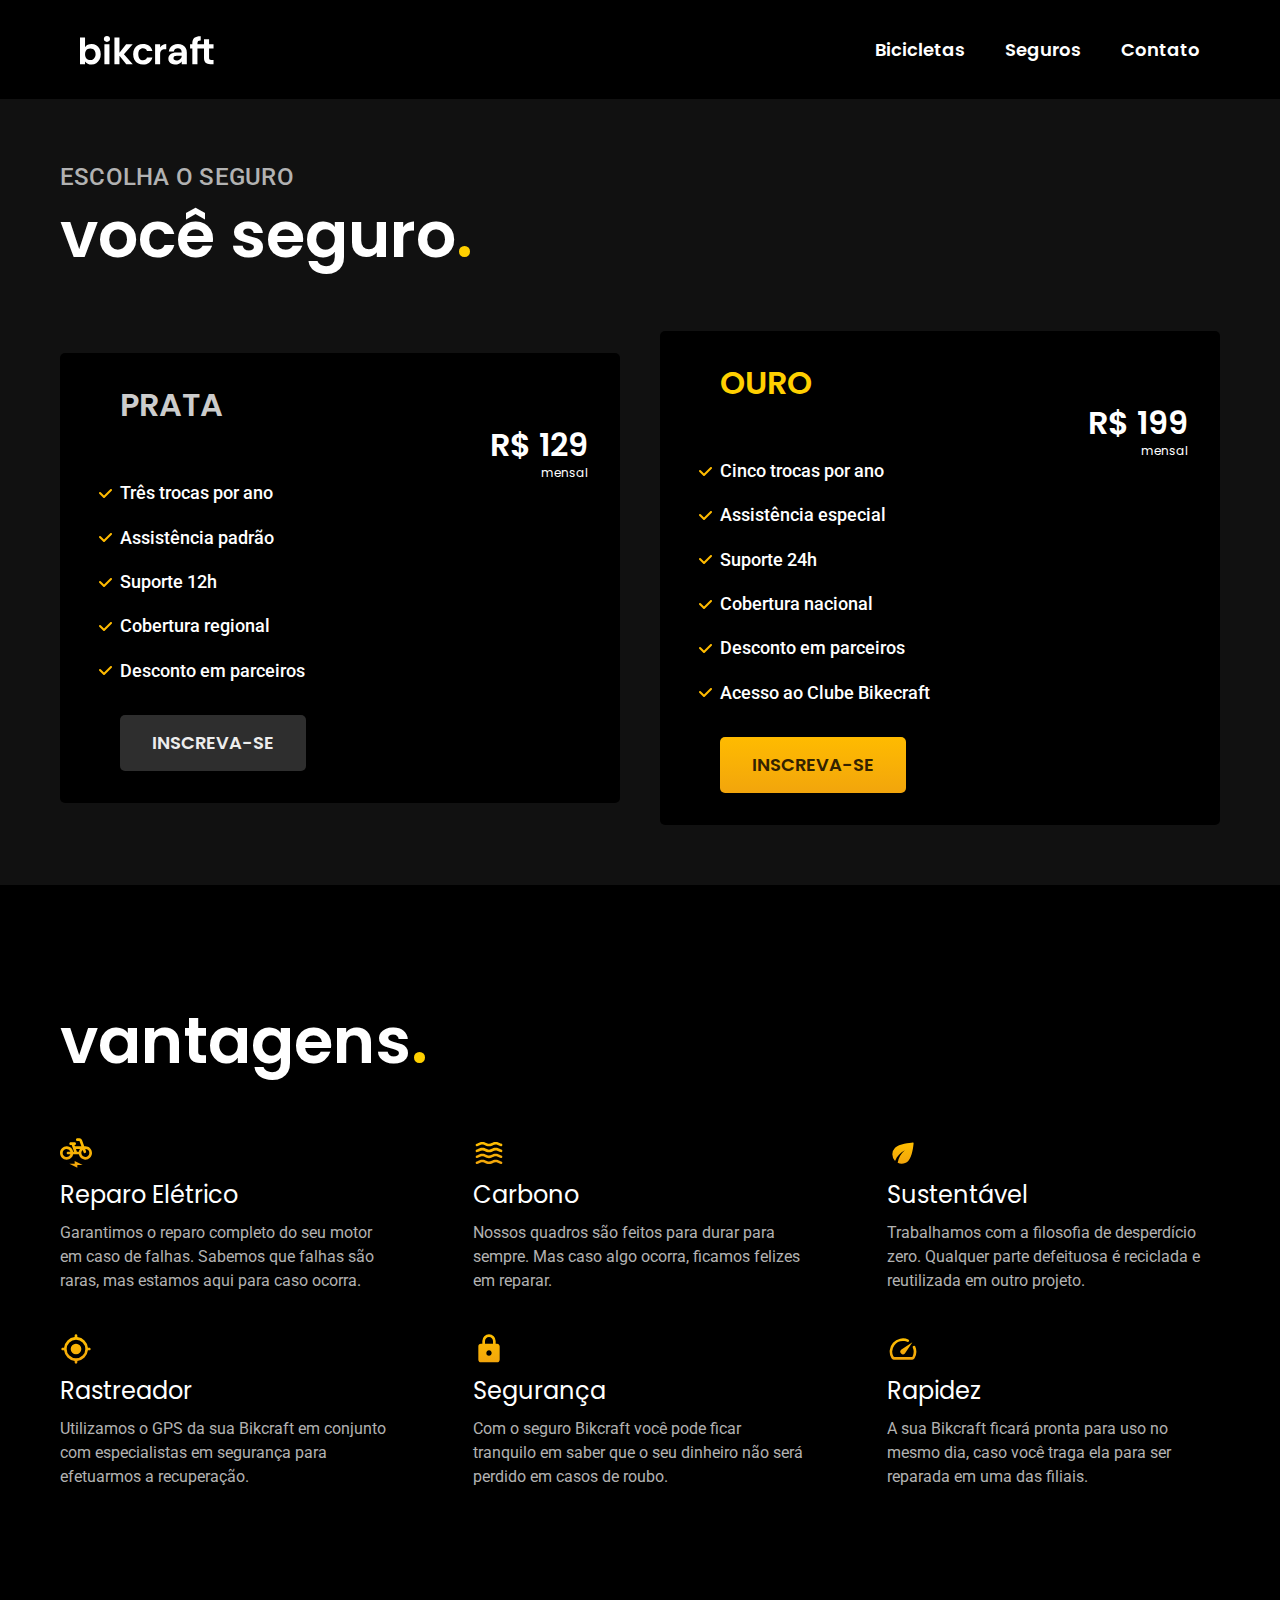
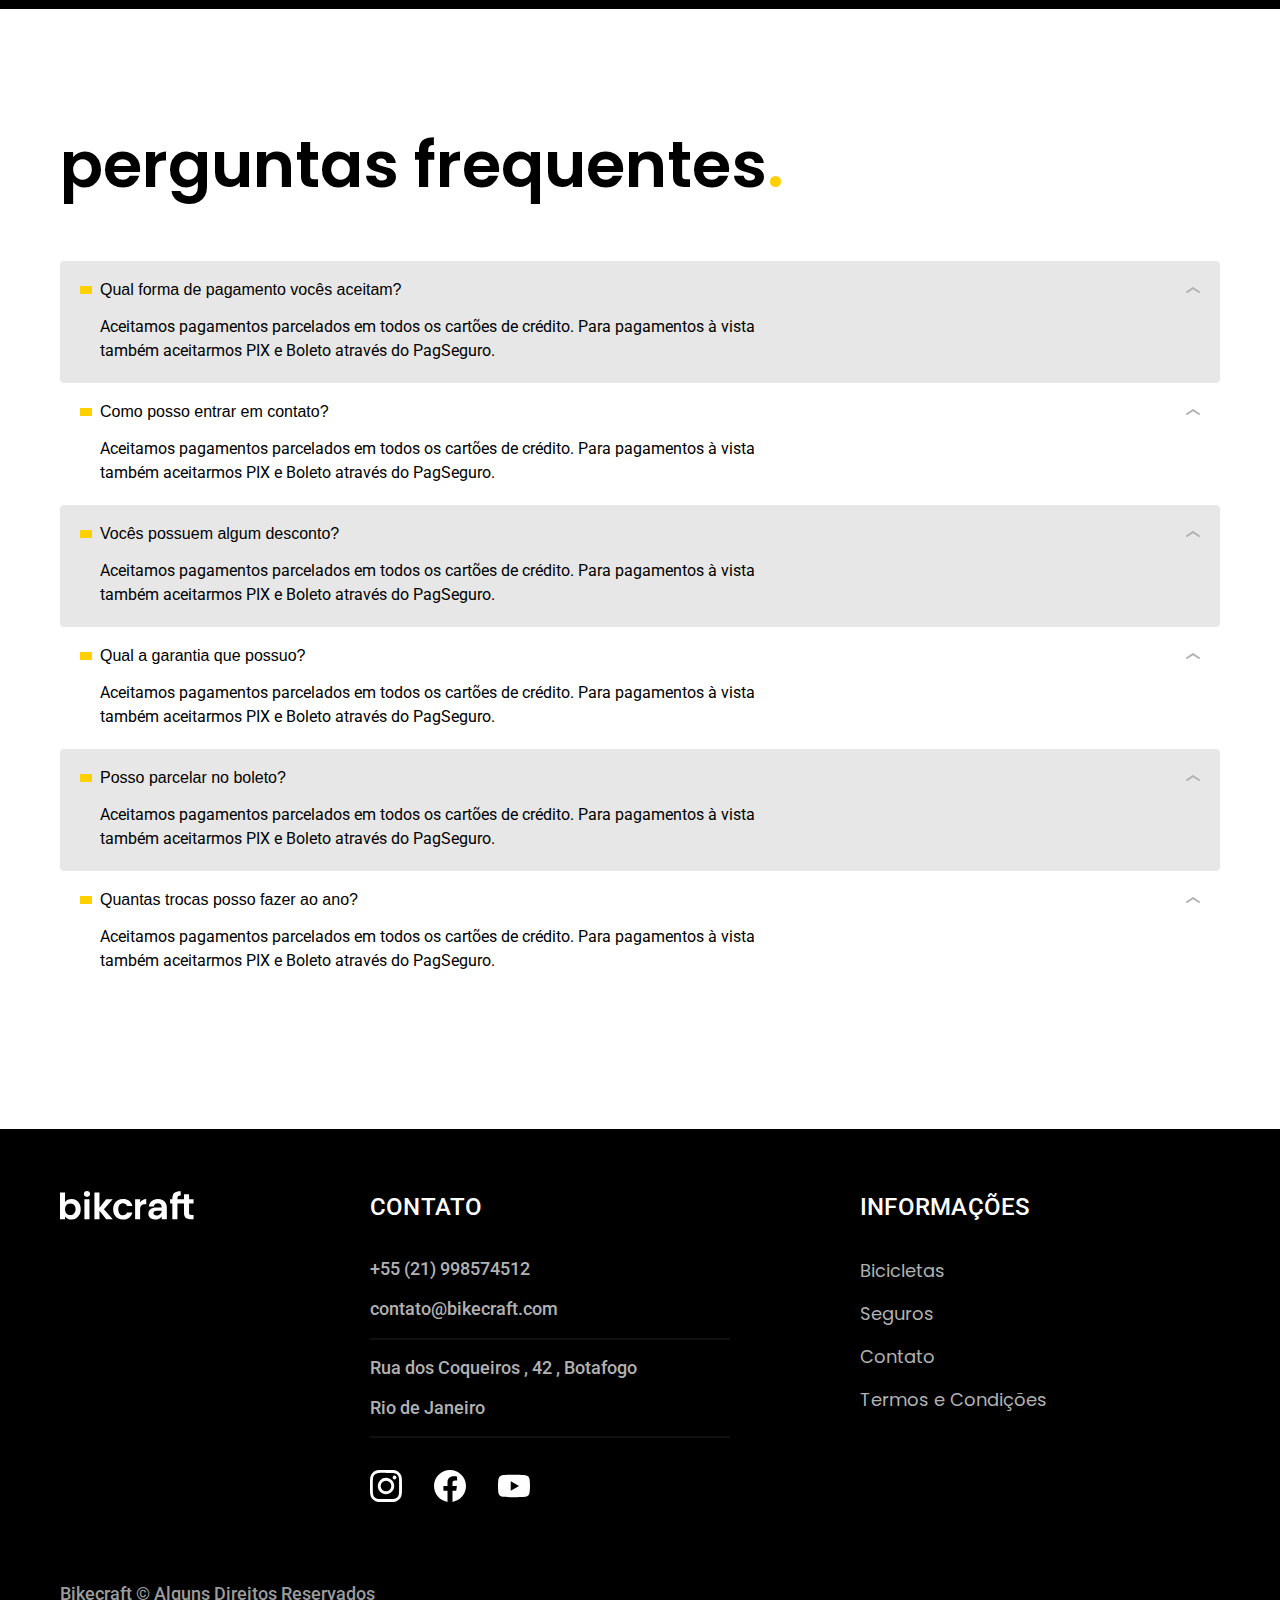
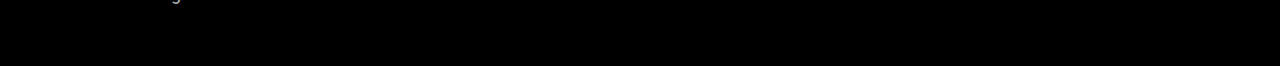
<file: seguros.html>
<!DOCTYPE html>
<html lang="pt-br">
  <head>
    <meta charset="UTF-8" />
    <meta name="viewport" content="width=device-width, initial-scale=1.0" />
    <title>Seguros</title>
    <link rel="stylesheet" href="./CSS/style.css" />
    <link rel="preconnect" href="https://fonts.googleapis.com" />
    <link rel="preconnect" href="https://fonts.gstatic.com" crossorigin />
    <link
      href="https://fonts.googleapis.com/css2?family=Poppins:wght@400;600&family=Roboto:ital,wght@0,100..900;1,100..900&display=swap"
      rel="stylesheet"
    />
  </head>
  <body id="seguros">
    <!-- ===== HEADER / MENU DE NAVEGAÇÃO ===== -->
    <header class="header-bg">
      <div class="header">
        <a href="./"><img src="./img/bikcraft.svg" alt="Bikecraft" /></a>
        <nav aria-label="primaria"></nav>
        <ul class="header-menu">
          <li><a href="./bicicletas.html">Bicicletas</a></li>
          <li><a href="./seguros.html">Seguros</a></li>
          <li><a href="./contato.html">Contato</a></li>
        </ul>
      </div>
    </header>

    <!-- ===== MAIN / PRINCIPAL===== -->
    <main class="seguros-bg">
      <div class="titulo-bg">
        <div class="titulo container">
          <p class="font-2-l-b cor-5">Escolha o seguro</p>
          <h1 class="font-1-xxl cor-0">
            você seguro<span class="cor-p1">.</span>
          </h1>
        </div>
      </div>

      <div class="seguros container">
        <div class="seguro-item">
          <h2 class="font-1-xl cor-4">PRATA</h2>
          <span class="font-1-xl cor-0">
            R$ 129
            <span class="font-1-xs cor6">mensal</span>
          </span>
          <ul class="font-2-m cor-0">
            <li>Três trocas por ano</li>
            <li>Assistência padrão</li>
            <li>Suporte 12h</li>
            <li>Cobertura regional</li>
            <li>Desconto em parceiros</li>
          </ul>
          <a class="botao secundario" href="./orcamento.html">Inscreva-se</a>
        </div>

        <div class="seguro-item">
          <h2 class="font-1-xl cor-p1">OURO</h2>
          <span class="font-1-xl cor-0">
            R$ 199
            <span class="font-1-xs cor6">mensal</span>
          </span>
          <ul class="font-2-m cor-0">
            <li>Cinco trocas por ano</li>
            <li>Assistência especial</li>
            <li>Suporte 24h</li>
            <li>Cobertura nacional</li>
            <li>Desconto em parceiros</li>
            <li>Acesso ao Clube Bikecraft</li>
          </ul>
          <a class="botao" href="./orcamento.html">Inscreva-se</a>
        </div>
      </div>
    </main>

    <!-- ===== SEGUNDA SESSÃO===== -->
    <article class="vantagens-bg">
      <div class="vantagens container">
        <h2 class="font-1-xxl cor-0">vantagens<span class="cor-p1">.</span></h2>
        <ul>
          <li>
            <img src="./img/icones/eletrica.svg" alt="" />
            <h3 class="font-1-l cor-0">Reparo Elétrico</h3>
            <p class="font-2-s cor-5">
              Garantimos o reparo completo do seu motor em caso de falhas.
              Sabemos que falhas são raras, mas estamos aqui para caso ocorra.
            </p>
          </li>
          <li>
            <img src="./img/icones/carbono.svg" alt="" />
            <h3 class="font-1-l cor-0">Carbono</h3>
            <p class="font-2-s cor-5">
              Nossos quadros são feitos para durar para sempre. Mas caso algo
              ocorra, ficamos felizes em reparar.
            </p>
          </li>
          <li>
            <img src="./img/icones/sustentavel.svg" alt="" />
            <h3 class="font-1-l cor-0">Sustentável</h3>
            <p class="font-2-s cor-5">
              Trabalhamos com a filosofia de desperdício zero. Qualquer parte
              defeituosa é reciclada e reutilizada em outro projeto.
            </p>
          </li>
          <li>
            <img src="./img/icones/rastreador.svg" alt="" />
            <h3 class="font-1-l cor-0">Rastreador</h3>
            <p class="font-2-s cor-5">
              Utilizamos o GPS da sua Bikcraft em conjunto com especialistas em
              segurança para efetuarmos a recuperação.
            </p>
          </li>
          <li>
            <img src="./img/icones/seguro.svg" alt="" />
            <h3 class="font-1-l cor-0">Segurança</h3>
            <p class="font-2-s cor-5">
              Com o seguro Bikcraft você pode ficar tranquilo em saber que o seu
              dinheiro não será perdido em casos de roubo.
            </p>
          </li>
          <li>
            <img src="./img/icones/velocidade.svg" alt="" />
            <h3 class="font-1-l cor-0">Rapidez</h3>
            <p class="font-2-s cor-5">
              A sua Bikcraft ficará pronta para uso no mesmo dia, caso você
              traga ela para ser reparada em uma das filiais.
            </p>
          </li>
        </ul>
      </div>
    </article>

    <!-- ===== SESSÃO 3 / PERGUNTAS ===== -->
    <article class="perguntas container">
    <h2 class="font-1-xxl">
      perguntas frequentes<span class="cor-p1">.</span>
    </h2>
    <dl>
      <div>
        <dt class="font-1-m-b">Qual forma de pagamento vocês aceitam?</dt>
        <dd class="font-2-s cor-9">Aceitamos pagamentos parcelados em todos os cartões de crédito. Para pagamentos à vista também aceitarmos PIX e Boleto através do PagSeguro.</dd>
      </div>
      <div>
        <dt class="font-1-m-b">Como posso entrar em contato?</dt>
        <dd class="font-2-s cor-9">Aceitamos pagamentos parcelados em todos os cartões de crédito. Para pagamentos à vista também aceitarmos PIX e Boleto através do PagSeguro.</dd>
      </div>
      <div>
        <dt class="font-1-m-b">Vocês possuem algum desconto?</dt>
        <dd class="font-2-s cor-9">Aceitamos pagamentos parcelados em todos os cartões de crédito. Para pagamentos à vista também aceitarmos PIX e Boleto através do PagSeguro.</dd>
      </div>
      <div>
        <dt class="font-1-m-b">Qual a garantia que possuo?</dt>
        <dd class="font-2-s cor-9">Aceitamos pagamentos parcelados em todos os cartões de crédito. Para pagamentos à vista também aceitarmos PIX e Boleto através do PagSeguro.</dd>
      </div>
      <div>
        <dt class="font-1-m-b">Posso parcelar no boleto?</dt>
        <dd class="font-2-s cor-9">Aceitamos pagamentos parcelados em todos os cartões de crédito. Para pagamentos à vista também aceitarmos PIX e Boleto através do PagSeguro.</dd>
      </div>
      <div>
        <dt class="font-1-m-b">Quantas trocas posso fazer ao ano?</dt>
        <dd class="font-2-s cor-9">Aceitamos pagamentos parcelados em todos os cartões de crédito. Para pagamentos à vista também aceitarmos PIX e Boleto através do PagSeguro.</dd>
      </div>
    </dl>
  </article>

    <!-- ===== FOOTER ===== -->
    <footer class="footer-bg">
      <div class="footer container">
        <img src="./img/bikcraft.svg" alt="Bikecraft" />
        <div class="footer-contato">
          <h3 class="font-2-l-b cor-0">Contato</h3>
          <ul class="cor-5 font-2-m">
            <li><a href="tel:+5521998574512">+55 (21) 998574512</a></li>
            <li>
              <a href="mailto:contato@bikecraft.com">contato@bikecraft.com</a>
            </li>
            <li><a></a>Rua dos Coqueiros , 42 , Botafogo</li>
            <li><a href="tel:+5521998574512">Rio de Janeiro</a></li>
          </ul>
          <div class="footer-redes">
            <a href="">
              <img src="./img/redes/instagram.svg" alt="" />
            </a>
            <a href="">
              <img src="./img/redes/facebook.svg" alt="" />
            </a>
            <a href="">
              <img src="./img/redes/youtube.svg" alt="" />
            </a>
          </div>
        </div>
        <div class="footer-informacoes">
          <h3 class="font-2-l-b cor-0">Informações</h3>
          <nav>
            <ul class="font-1-m cor-5">
              <li><a href="./bicicletas.html">Bicicletas</a></li>
              <li><a href="./seguros.html">Seguros</a></li>
              <li><a href="./contato.html">Contato</a></li>
              <li><a href="./termos.html">Termos e Condições</a></li>
            </ul>
          </nav>
        </div>
        <p class="footer-copy font-2-m cor-6">
          Bikecraft © Alguns Direitos Reservados
        </p>
      </div>
    </footer>
  </body>
</html>
</file>
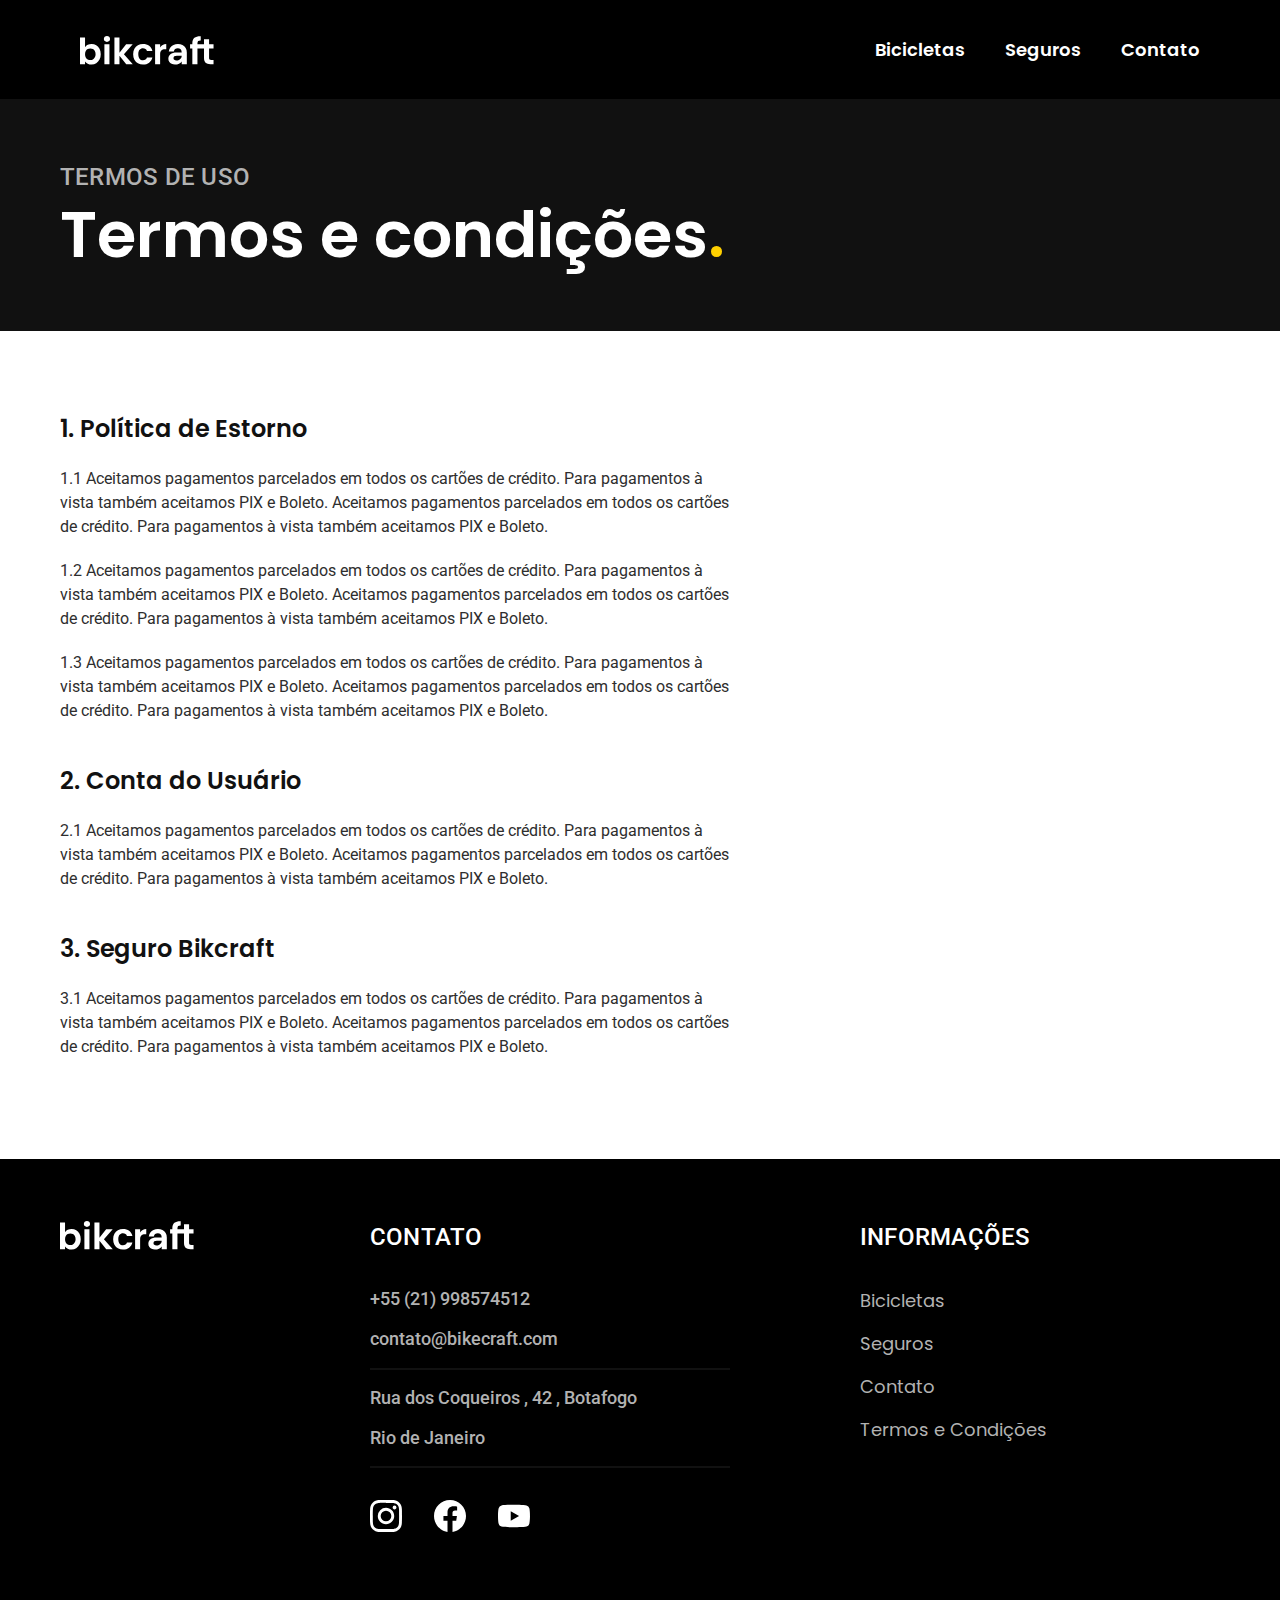
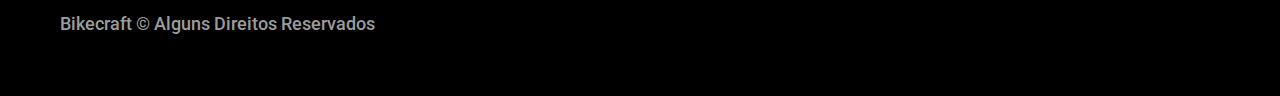
<file: termos.html>
<!DOCTYPE html>
<html lang="pt-br">
  <head>
    <meta charset="UTF-8" />
    <meta name="viewport" content="width=device-width, initial-scale=1.0" />
    <title>Termos e Condições</title>
    <link rel="stylesheet" href="./CSS/style.css" />
    <link rel="preconnect" href="https://fonts.googleapis.com" />
    <link rel="preconnect" href="https://fonts.gstatic.com" crossorigin />
    <link
      href="https://fonts.googleapis.com/css2?family=Poppins:wght@400;600&family=Roboto:ital,wght@0,100..900;1,100..900&display=swap"
      rel="stylesheet"
    />
  </head>
  <body id="termos">
    <!-- ===== HEADER / MENU DE NAVEGAÇÃO ===== -->
    <header class="header-bg">
      <div class="header">
        <a href="./"><img src="./img/bikcraft.svg" alt="Bikecraft" /></a>
        <nav aria-label="primaria"></nav>
        <ul class="header-menu">
          <li><a href="./bicicletas.html">Bicicletas</a></li>
          <li><a href="./seguros.html">Seguros</a></li>
          <li><a href="./contato.html">Contato</a></li>
        </ul>
      </div>
    </header>

    <!-- ===== MAIN / PRINCIPAL===== -->
    <main>
      <div class="titulo-bg">
        <div class="titulo container">
          <p class="font-2-l-b cor-5">Termos de uso</p>
          <h1 class="font-1-xxl cor-0">
            Termos e condições<span class="cor-p1">.</span>
          </h1>
        </div>
      </div>

      <div class="termos font-2-s cor-10 container">
        <h2 class="font-1-l cor-11">1. Política de Estorno</h2>
        <p>
          1.1 Aceitamos pagamentos parcelados em todos os cartões de crédito.
          Para pagamentos à vista também aceitamos PIX e Boleto. Aceitamos
          pagamentos parcelados em todos os cartões de crédito. Para pagamentos
          à vista também aceitamos PIX e Boleto.
        </p>
        <p>
          1.2 Aceitamos pagamentos parcelados em todos os cartões de crédito.
          Para pagamentos à vista também aceitamos PIX e Boleto. Aceitamos
          pagamentos parcelados em todos os cartões de crédito. Para pagamentos
          à vista também aceitamos PIX e Boleto.
        </p>
        <p>
          1.3 Aceitamos pagamentos parcelados em todos os cartões de crédito.
          Para pagamentos à vista também aceitamos PIX e Boleto. Aceitamos
          pagamentos parcelados em todos os cartões de crédito. Para pagamentos
          à vista também aceitamos PIX e Boleto.
        </p>
        <h2 class="font-1-l cor-11">2. Conta do Usuário</h2>
        <p>
          2.1 Aceitamos pagamentos parcelados em todos os cartões de crédito.
          Para pagamentos à vista também aceitamos PIX e Boleto. Aceitamos
          pagamentos parcelados em todos os cartões de crédito. Para pagamentos
          à vista também aceitamos PIX e Boleto.
        </p>
        <h2 class="font-1-l cor-11">3. Seguro Bikcraft</h2>
        <p>
          3.1 Aceitamos pagamentos parcelados em todos os cartões de crédito.
          Para pagamentos à vista também aceitamos PIX e Boleto. Aceitamos
          pagamentos parcelados em todos os cartões de crédito. Para pagamentos
          à vista também aceitamos PIX e Boleto.
        </p>
      </div>
    </main>

    <!-- ===== FOOTER ===== -->
    <footer class="footer-bg">
      <div class="footer container">
        <img src="./img/bikcraft.svg" alt="Bikecraft" />
        <div class="footer-contato">
          <h3 class="font-2-l-b cor-0">Contato</h3>
          <ul class="cor-5 font-2-m">
            <li><a href="tel:+5521998574512">+55 (21) 998574512</a></li>
            <li>
              <a href="mailto:contato@bikecraft.com">contato@bikecraft.com</a>
            </li>
            <li><a></a>Rua dos Coqueiros , 42 , Botafogo</li>
            <li><a href="tel:+5521998574512">Rio de Janeiro</a></li>
          </ul>
          <div class="footer-redes">
            <a href="">
              <img src="./img/redes/instagram.svg" alt="" />
            </a>
            <a href="">
              <img src="./img/redes/facebook.svg" alt="" />
            </a>
            <a href="">
              <img src="./img/redes/youtube.svg" alt="" />
            </a>
          </div>
        </div>
        <div class="footer-informacoes">
          <h3 class="font-2-l-b cor-0">Informações</h3>
          <nav>
            <ul class="font-1-m cor-5">
              <li><a href="./bicicletas.html">Bicicletas</a></li>
              <li><a href="./seguros.html">Seguros</a></li>
              <li><a href="./contato.html">Contato</a></li>
              <li><a href="./termos.html">Termos e Condições</a></li>
            </ul>
          </nav>
        </div>
        <p class="footer-copy font-2-m cor-6">
          Bikecraft © Alguns Direitos Reservados
        </p>
      </div>
    </footer>
  </body>
</html>
</file>
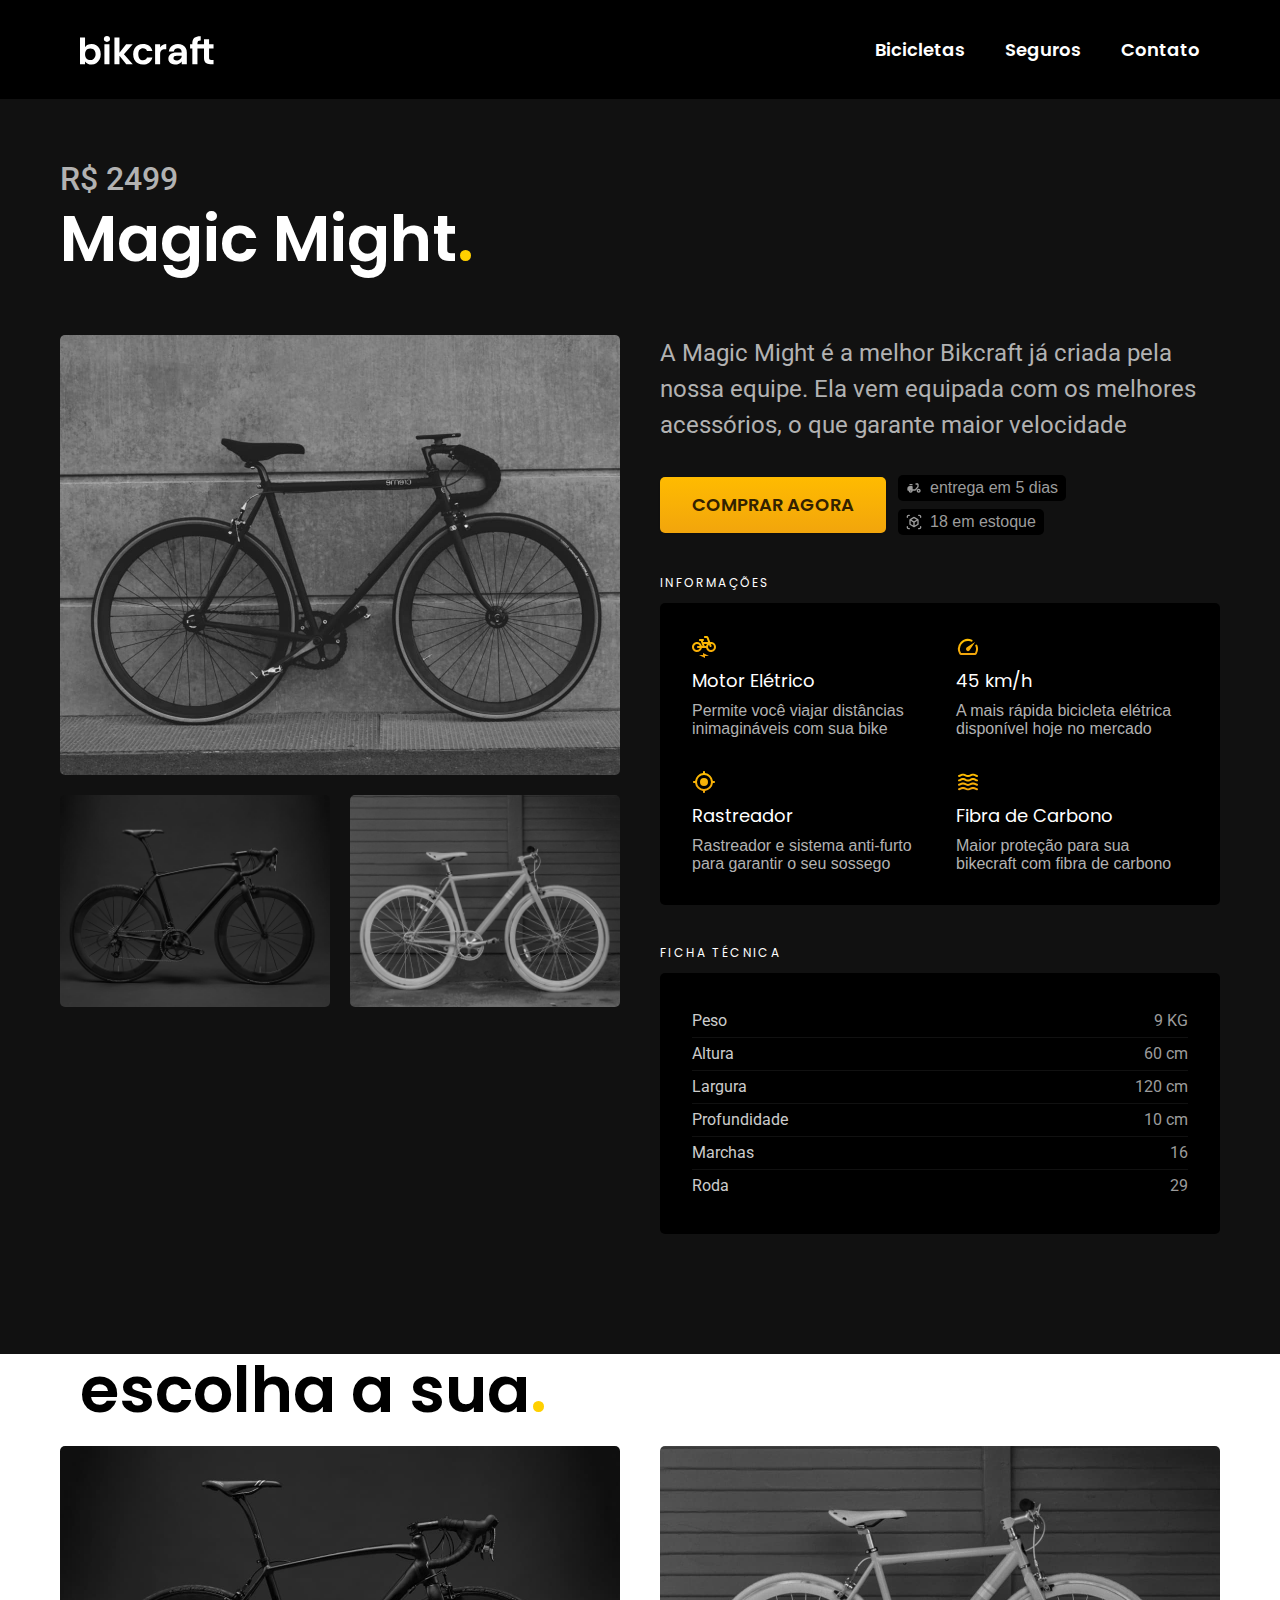
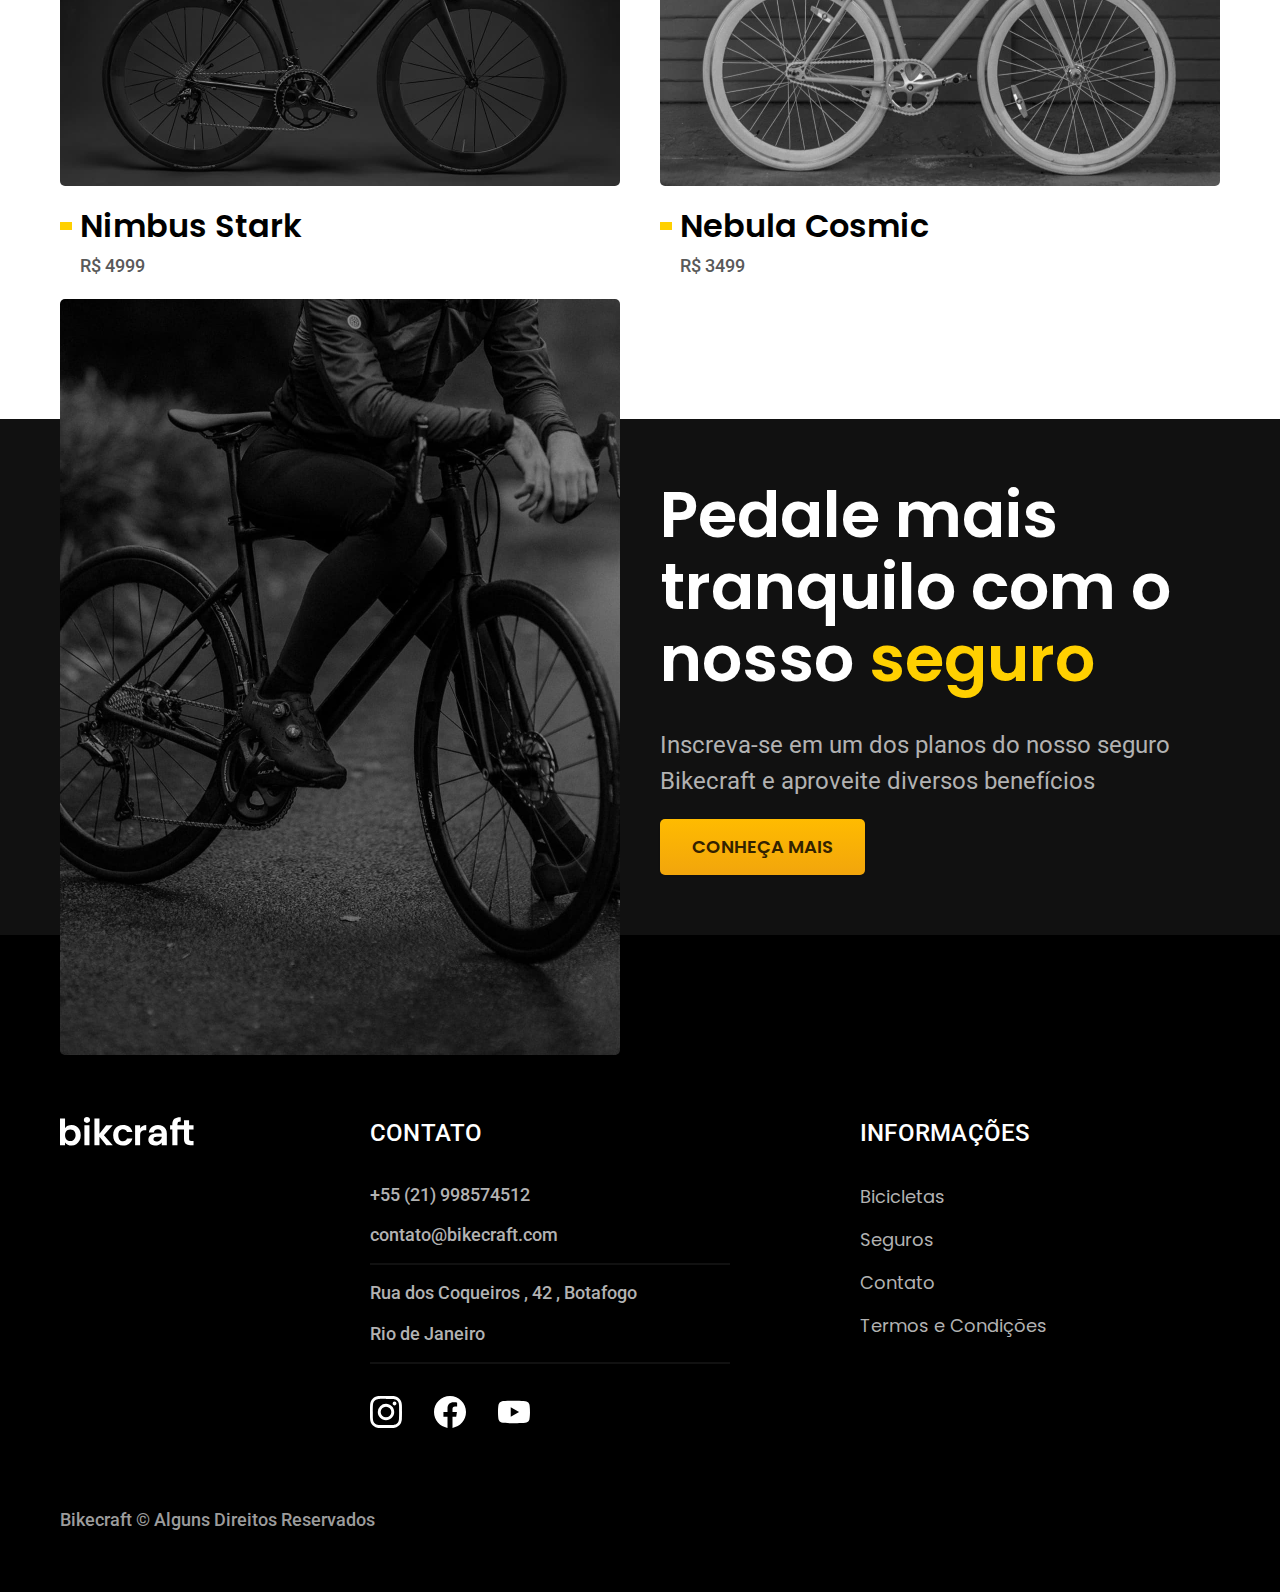
<file: bicicletas/magic.html>
<!DOCTYPE html>
<html lang="pt-br">
  <head>
    <meta charset="UTF-8" />
    <meta name="viewport" content="width=device-width, initial-scale=1.0" />
    <title>magic</title>
    <link rel="stylesheet" href="../CSS/style.css" />
    <link rel="preconnect" href="https://fonts.googleapis.com" />
    <link rel="preconnect" href="https://fonts.gstatic.com" crossorigin />
    <link
      href="https://fonts.googleapis.com/css2?family=Poppins:wght@400;600&family=Roboto:ital,wght@0,100..900;1,100..900&display=swap"
      rel="stylesheet"
    />
  </head>
  <body id="bicicleta">
    <!-- ===== HEADER / MENU DE NAVEGAÇÃO ===== -->
    <header class="header-bg">
      <div class="header">
        <a href="../"><img src="/img/bikcraft.svg" alt="Bikecraft" /></a>
        <nav aria-label="primaria"></nav>
        <ul class="header-menu">
          <li><a href="../bicicletas.html">Bicicletas</a></li>
          <li><a href="../seguros.html">Seguros</a></li>
          <li><a href="../contato.html">Contato</a></li>
        </ul>
      </div>
    </header>

    <!-- ===== MAIN / PRINCIPAL===== -->
    <main class="titulo-bg">
      <div>
        <div class="titulo container">
          <p class="font-2-xl cor-5">R$ 2499</p>
          <h1 class="font-1-xxl cor-0">
            Magic Might<span class="cor-p1">.</span>
          </h1>
        </div>
      </div>
      <div class="bicicleta container">
        <div class="bicicleta-imagem">
          <img src="../img/bicicleta/nimbus2.jpg" alt="Nimbus Stark" />
          <img src="../img/bicicleta/nimbus1.jpg" alt="Nimbus Stark" />
          <img src="../img/bicicleta/nimbus3.jpg" alt="Nimbus Stark" />
        </div>
        <div class="bicicleta-conteudo">
          <p class="font-2-l cor-5">
            A Magic Might é a melhor Bikcraft já criada pela nossa equipe. Ela
            vem equipada com os melhores acessórios, o que garante maior
            velocidade
          </p>
        <div class="bicicleta-comprar">
          <a class="botao" href="../orcamento.html">Comprar Agora</a>
          <span class="font-1-x-s cor-6"><img src="../img/icones/entrega.svg" alt="">entrega em 5 dias</span>
          <span class="font-1-x-s cor-6"><img src="../img/icones/estoque.svg" alt="">18 em estoque</span>
        </div>
        <div>
          <h2 class="font-1-xs cor-0">Informações</h2>
          <ul class="bicicleta-informacoes">
            <li>
              <img src="../img/icones/eletrica.svg" alt="">
              <h3 class="font-1-m cor-0">Motor Elétrico</h3>
              <p class="font-2-x-s cor-5">Permite você viajar distâncias inimagináveis com sua bike</p>
            </li>
            <li>
              <img src="../img/icones/velocidade.svg" alt="">
              <h3 class="font-1-m cor-0">45 km/h</h3>
              <p class="font-2-x-s cor-5">A mais rápida bicicleta elétrica disponível hoje no mercado</p>
            </li>
            <li>
              <img src="../img/icones/rastreador.svg" alt="">
              <h3 class="font-1-m cor-0">Rastreador</h3>
              <p class="font-2-x-s cor-5">Rastreador e sistema anti-furto para garantir o seu sossego</p>
            </li>
            <li>
              <img src="../img/icones/carbono.svg" alt="">
              <h3 class="font-1-m cor-0">Fibra de Carbono</h3>
              <p class="font-2-x-s cor-5">Maior proteção para sua bikecraft com fibra de carbono</p>
            </li>
          </ul>
          <h2 class="font-1-xs cor-0">Ficha técnica</h2>
          <ul class="bicicleta-ficha font-2-s cor-4">
            <li>Peso <span>9 KG</span></li>
            <li>Altura <span>60 cm</span></li>
            <li>Largura <span>120 cm</span></li>
            <li>Profundidade<span>10 cm</span></li>
            <li>Marchas <span>16</span></li>
            <li>Roda <span>29</span></li>
          </ul>
        </div>
        </div>
      </div>
    </main>


    <!-- ===== SESSÃO 2 - ESCOLHA A SUA ===== -->
    <article class="bicicletas-lista container">
      <h2 class="font-1-xxl">escolha a sua<span class="cor-p1">.</span></h2>
      <ul>
        <li>
          <a href="./nimbus.html">
            <img src="../img/bicicletas/nimbus.jpg" alt="Bicicleta Preta" />
            <h3 class="font-1-xl">Nimbus Stark</h3>
            <span class="font-2-m cor-8">R$ 4999</span>
          </a>
        </li>

        <li>
          <a href="./nebula.html">
            <img src="../img/bicicletas/nebula.jpg" alt="Bicicleta Preta" />
            <h3 class="font-1-xl">Nebula Cosmic</h3>
            <span class="font-2-m cor-8">R$ 3499</span>
          </a>
        </li>
      </ul>
    </article>

    <!-- ===== SESSÃO 3 - SEGUROS ===== -->
<article class="seguro-bg">
      <div class="seguro container">
        <div class="seguro-imagem">
          <img src="../img/fotos/seguros.jpg" alt="">
        </div>
        <div class="seguro-conteudo">
          <h2 class="font-1-xxl cor-0">Pedale mais tranquilo com o nosso <span class="cor-p1">seguro</span></h2>
          <p class="font-2-l cor-5">Inscreva-se em um dos planos do nosso seguro Bikecraft e aproveite diversos benefícios</p>
          <a class="botao" href="../seguros.html">Conheça Mais</a>
        </div>
      </div>

</article>

    <!-- ===== FOOTER ===== -->
    <footer class="footer-bg">
      <div class="footer container">
        <img src="../img/bikcraft.svg" alt="Bikecraft" />
        <div class="footer-contato">
          <h3 class="font-2-l-b cor-0">Contato</h3>
          <ul class="cor-5 font-2-m">
            <li><a href="tel:+5521998574512">+55 (21) 998574512</a></li>
            <li>
              <a href="mailto:contato@bikecraft.com">contato@bikecraft.com</a>
            </li>
            <li><a></a>Rua dos Coqueiros , 42 , Botafogo</li>
            <li><a href="tel:+5521998574512">Rio de Janeiro</a></li>
          </ul>
          <div class="footer-redes">
            <a href="">
              <img src="../img/redes/instagram.svg" alt="" />
            </a>
            <a href="">
              <img src="../img/redes/facebook.svg" alt="" />
            </a>
            <a href="">
              <img src="../img/redes/youtube.svg" alt="" />
            </a>
          </div>
        </div>
        <div class="footer-informacoes">
          <h3 class="font-2-l-b cor-0">Informações</h3>
          <nav>
            <ul class="font-1-m cor-5">
              <li><a href="../bicicletas.html">Bicicletas</a></li>
              <li><a href="../seguros.html">Seguros</a></li>
              <li><a href="../contato.html">Contato</a></li>
              <li><a href="../termos.html">Termos e Condições</a></li>
            </ul>
          </nav>
        </div>
        <p class="footer-copy font-2-m cor-6">
          Bikecraft © Alguns Direitos Reservados
        </p>
      </div>
    </footer>
  </body>
</html>
</file>
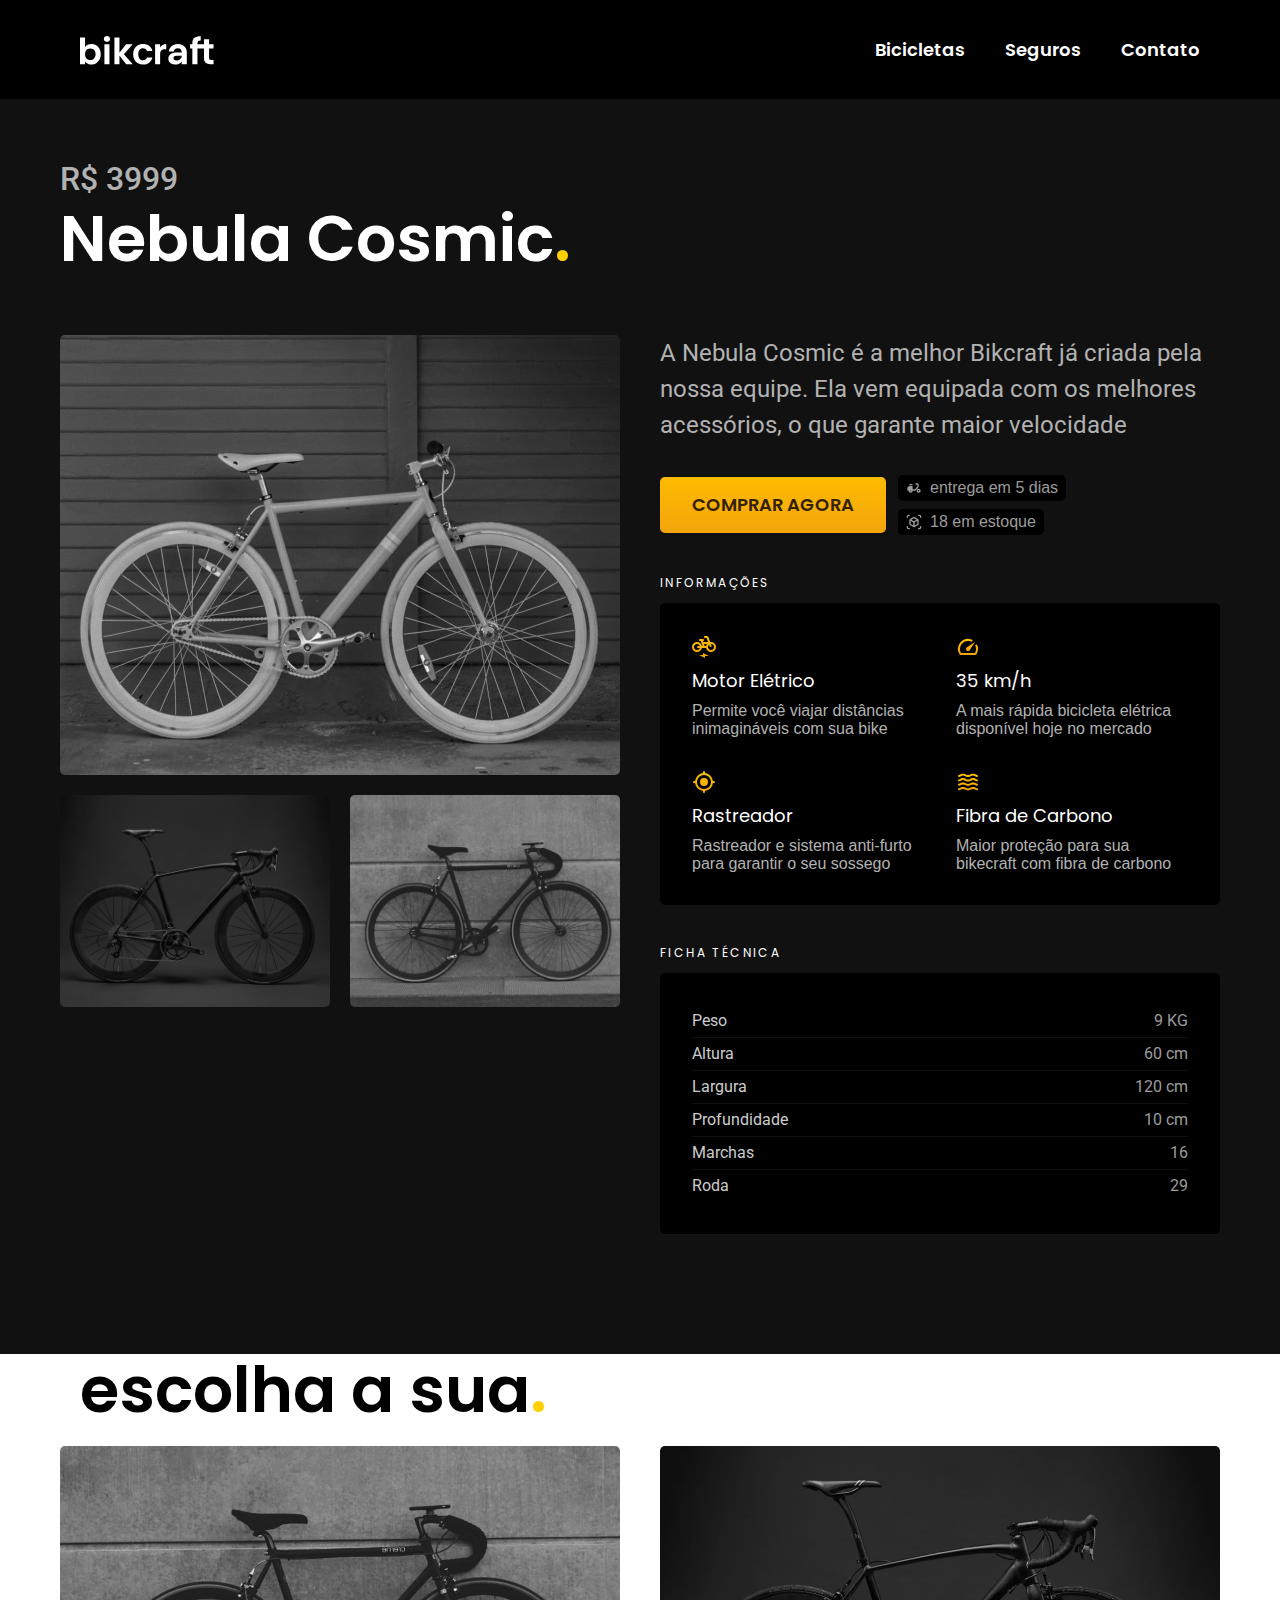
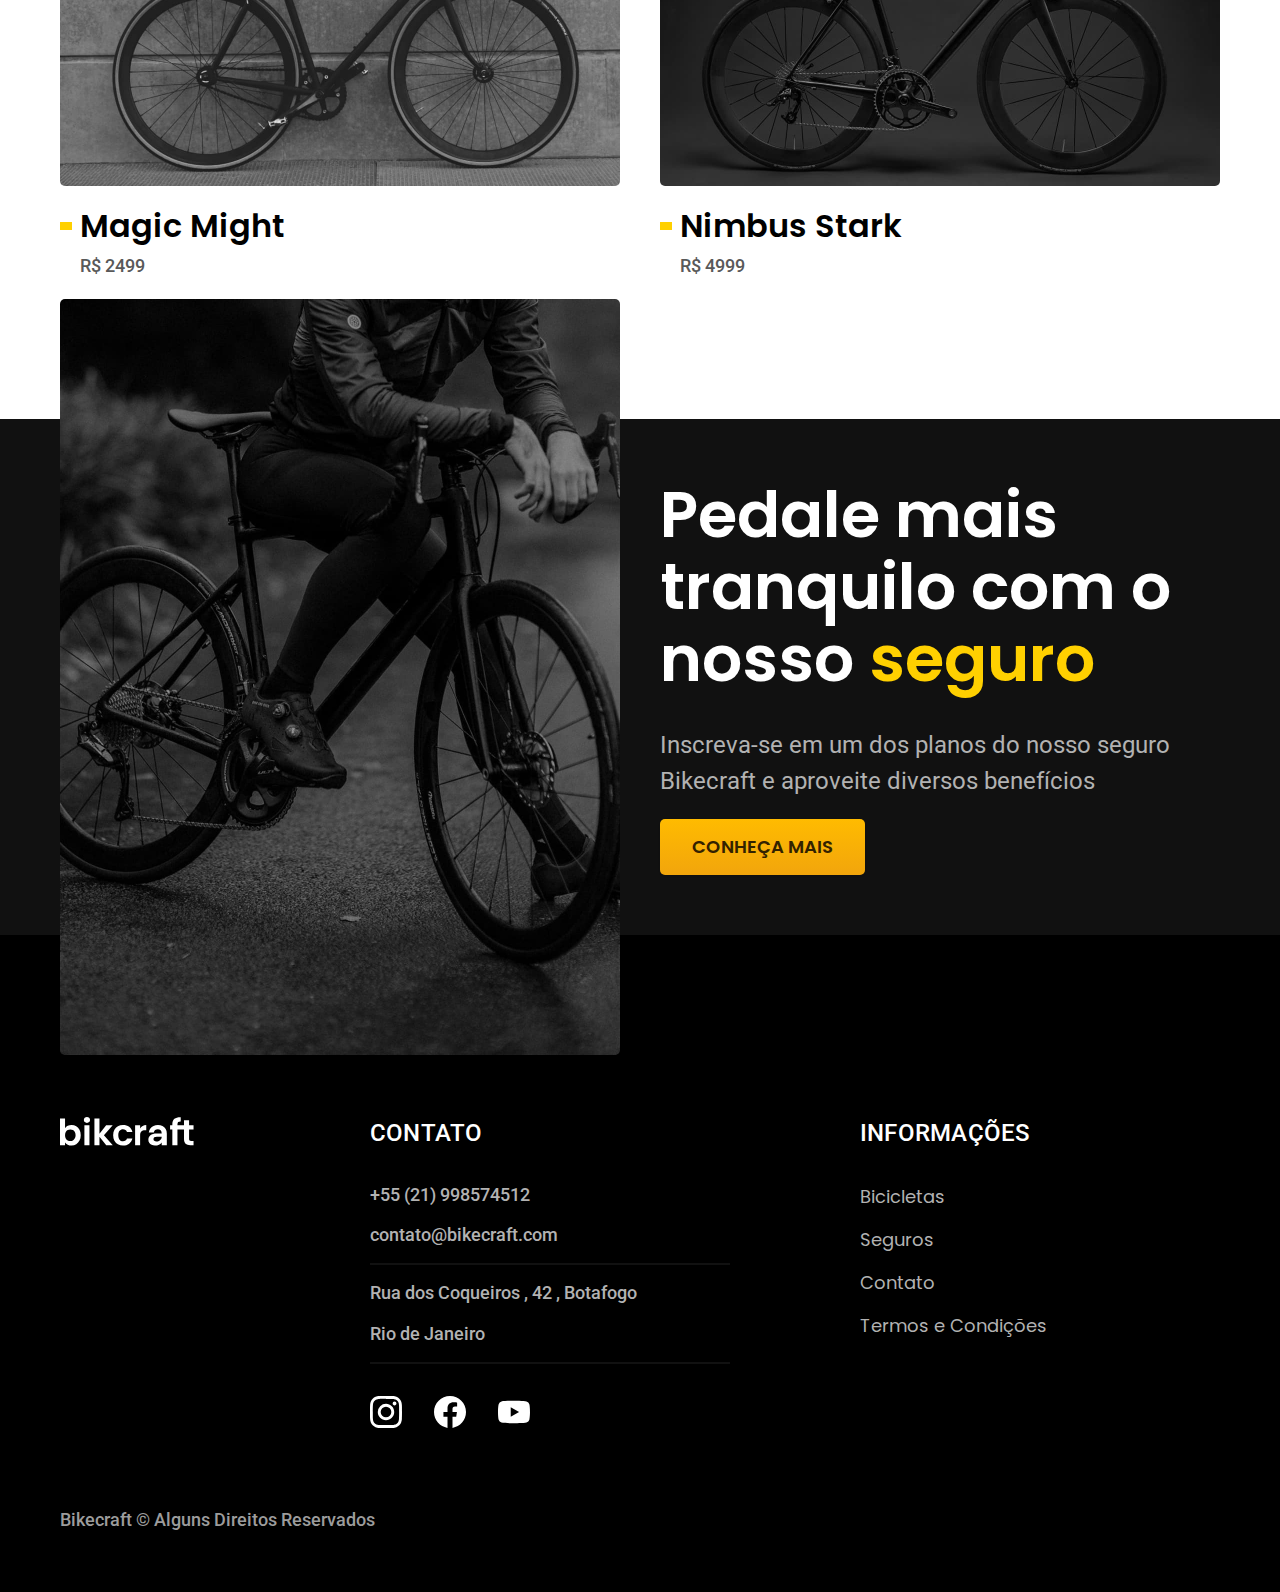
<file: bicicletas/nebula.html>
<!DOCTYPE html>
<html lang="pt-br">
  <head>
    <meta charset="UTF-8" />
    <meta name="viewport" content="width=device-width, initial-scale=1.0" />
    <title>nebula</title>
    <link rel="stylesheet" href="../CSS/style.css" />
    <link rel="preconnect" href="https://fonts.googleapis.com" />
    <link rel="preconnect" href="https://fonts.gstatic.com" crossorigin />
    <link
      href="https://fonts.googleapis.com/css2?family=Poppins:wght@400;600&family=Roboto:ital,wght@0,100..900;1,100..900&display=swap"
      rel="stylesheet"
    />
  </head>
  <body id="bicicleta">
    <!-- ===== HEADER / MENU DE NAVEGAÇÃO ===== -->
    <header class="header-bg">
      <div class="header">
        <a href="../"><img src="/img/bikcraft.svg" alt="Bikecraft" /></a>
        <nav aria-label="primaria"></nav>
        <ul class="header-menu">
          <li><a href="../bicicletas.html">Bicicletas</a></li>
          <li><a href="../seguros.html">Seguros</a></li>
          <li><a href="../contato.html">Contato</a></li>
        </ul>
      </div>
    </header>

    <!-- ===== MAIN / PRINCIPAL===== -->
    <main class="titulo-bg">
      <div>
        <div class="titulo container">
          <p class="font-2-xl cor-5">R$ 3999</p>
          <h1 class="font-1-xxl cor-0">
            Nebula Cosmic<span class="cor-p1">.</span>
          </h1>
        </div>
      </div>
      <div class="bicicleta container">
        <div class="bicicleta-imagem">
          <img src="../img/bicicleta/nimbus3.jpg" alt="Nimbus Stark" />
          <img src="../img/bicicleta/nimbus1.jpg" alt="Nimbus Stark" />
          <img src="../img/bicicleta/nimbus2.jpg" alt="Nimbus Stark" />
        </div>
        <div class="bicicleta-conteudo">
          <p class="font-2-l cor-5">
            A Nebula Cosmic é a melhor Bikcraft já criada pela nossa equipe. Ela
            vem equipada com os melhores acessórios, o que garante maior
            velocidade
          </p>
        <div class="bicicleta-comprar">
          <a class="botao" href="../orcamento.html">Comprar Agora</a>
          <span class="font-1-x-s cor-6"><img src="../img/icones/entrega.svg" alt="">entrega em 5 dias</span>
          <span class="font-1-x-s cor-6"><img src="../img/icones/estoque.svg" alt="">18 em estoque</span>
        </div>
        <div>
          <h2 class="font-1-xs cor-0">Informações</h2>
          <ul class="bicicleta-informacoes">
            <li>
              <img src="../img/icones/eletrica.svg" alt="">
              <h3 class="font-1-m cor-0">Motor Elétrico</h3>
              <p class="font-2-x-s cor-5">Permite você viajar distâncias inimagináveis com sua bike</p>
            </li>
            <li>
              <img src="../img/icones/velocidade.svg" alt="">
              <h3 class="font-1-m cor-0">35 km/h</h3>
              <p class="font-2-x-s cor-5">A mais rápida bicicleta elétrica disponível hoje no mercado</p>
            </li>
            <li>
              <img src="../img/icones/rastreador.svg" alt="">
              <h3 class="font-1-m cor-0">Rastreador</h3>
              <p class="font-2-x-s cor-5">Rastreador e sistema anti-furto para garantir o seu sossego</p>
            </li>
            <li>
              <img src="../img/icones/carbono.svg" alt="">
              <h3 class="font-1-m cor-0">Fibra de Carbono</h3>
              <p class="font-2-x-s cor-5">Maior proteção para sua bikecraft com fibra de carbono</p>
            </li>
          </ul>
          <h2 class="font-1-xs cor-0">Ficha técnica</h2>
          <ul class="bicicleta-ficha font-2-s cor-4">
            <li>Peso <span>9 KG</span></li>
            <li>Altura <span>60 cm</span></li>
            <li>Largura <span>120 cm</span></li>
            <li>Profundidade<span>10 cm</span></li>
            <li>Marchas <span>16</span></li>
            <li>Roda <span>29</span></li>
          </ul>
        </div>
        </div>
      </div>
    </main>


    <!-- ===== SESSÃO 2 - ESCOLHA A SUA ===== -->
    <article class="bicicletas-lista container">
      <h2 class="font-1-xxl">escolha a sua<span class="cor-p1">.</span></h2>
      <ul>
        <li>
          <a href="./magic.html">
            <img src="../img/bicicletas/magic.jpg" alt="Bicicleta Preta" />
            <h3 class="font-1-xl">Magic Might</h3>
            <span class="font-2-m cor-8">R$ 2499</span>
          </a>
        </li>

        <li>
          <a href="./nimbus.html">
            <img src="../img/bicicletas/nimbus.jpg" alt="Bicicleta Preta" />
            <h3 class="font-1-xl">Nimbus Stark</h3>
            <span class="font-2-m cor-8">R$ 4999</span>
          </a>
        </li>
      </ul>
    </article>

    <!-- ===== SESSÃO 3 - SEGUROS ===== -->
<article class="seguro-bg">
      <div class="seguro container">
        <div class="seguro-imagem">
          <img src="../img/fotos/seguros.jpg" alt="">
        </div>
        <div class="seguro-conteudo">
          <h2 class="font-1-xxl cor-0">Pedale mais tranquilo com o nosso <span class="cor-p1">seguro</span></h2>
          <p class="font-2-l cor-5">Inscreva-se em um dos planos do nosso seguro Bikecraft e aproveite diversos benefícios</p>
          <a class="botao" href="../seguros.html">Conheça Mais</a>
        </div>
      </div>

</article>

    <!-- ===== FOOTER ===== -->
    <footer class="footer-bg">
      <div class="footer container">
        <img src="../img/bikcraft.svg" alt="Bikecraft" />
        <div class="footer-contato">
          <h3 class="font-2-l-b cor-0">Contato</h3>
          <ul class="cor-5 font-2-m">
            <li><a href="tel:+5521998574512">+55 (21) 998574512</a></li>
            <li>
              <a href="mailto:contato@bikecraft.com">contato@bikecraft.com</a>
            </li>
            <li><a></a>Rua dos Coqueiros , 42 , Botafogo</li>
            <li><a href="tel:+5521998574512">Rio de Janeiro</a></li>
          </ul>
          <div class="footer-redes">
            <a href="">
              <img src="../img/redes/instagram.svg" alt="" />
            </a>
            <a href="">
              <img src="../img/redes/facebook.svg" alt="" />
            </a>
            <a href="">
              <img src="../img/redes/youtube.svg" alt="" />
            </a>
          </div>
        </div>
        <div class="footer-informacoes">
          <h3 class="font-2-l-b cor-0">Informações</h3>
          <nav>
            <ul class="font-1-m cor-5">
              <li><a href="../bicicletas.html">Bicicletas</a></li>
              <li><a href="../seguros.html">Seguros</a></li>
              <li><a href="../contato.html">Contato</a></li>
              <li><a href="../termos.html">Termos e Condições</a></li>
            </ul>
          </nav>
        </div>
        <p class="footer-copy font-2-m cor-6">
          Bikecraft © Alguns Direitos Reservados
        </p>
      </div>
    </footer>
  </body>
</html>
</file>
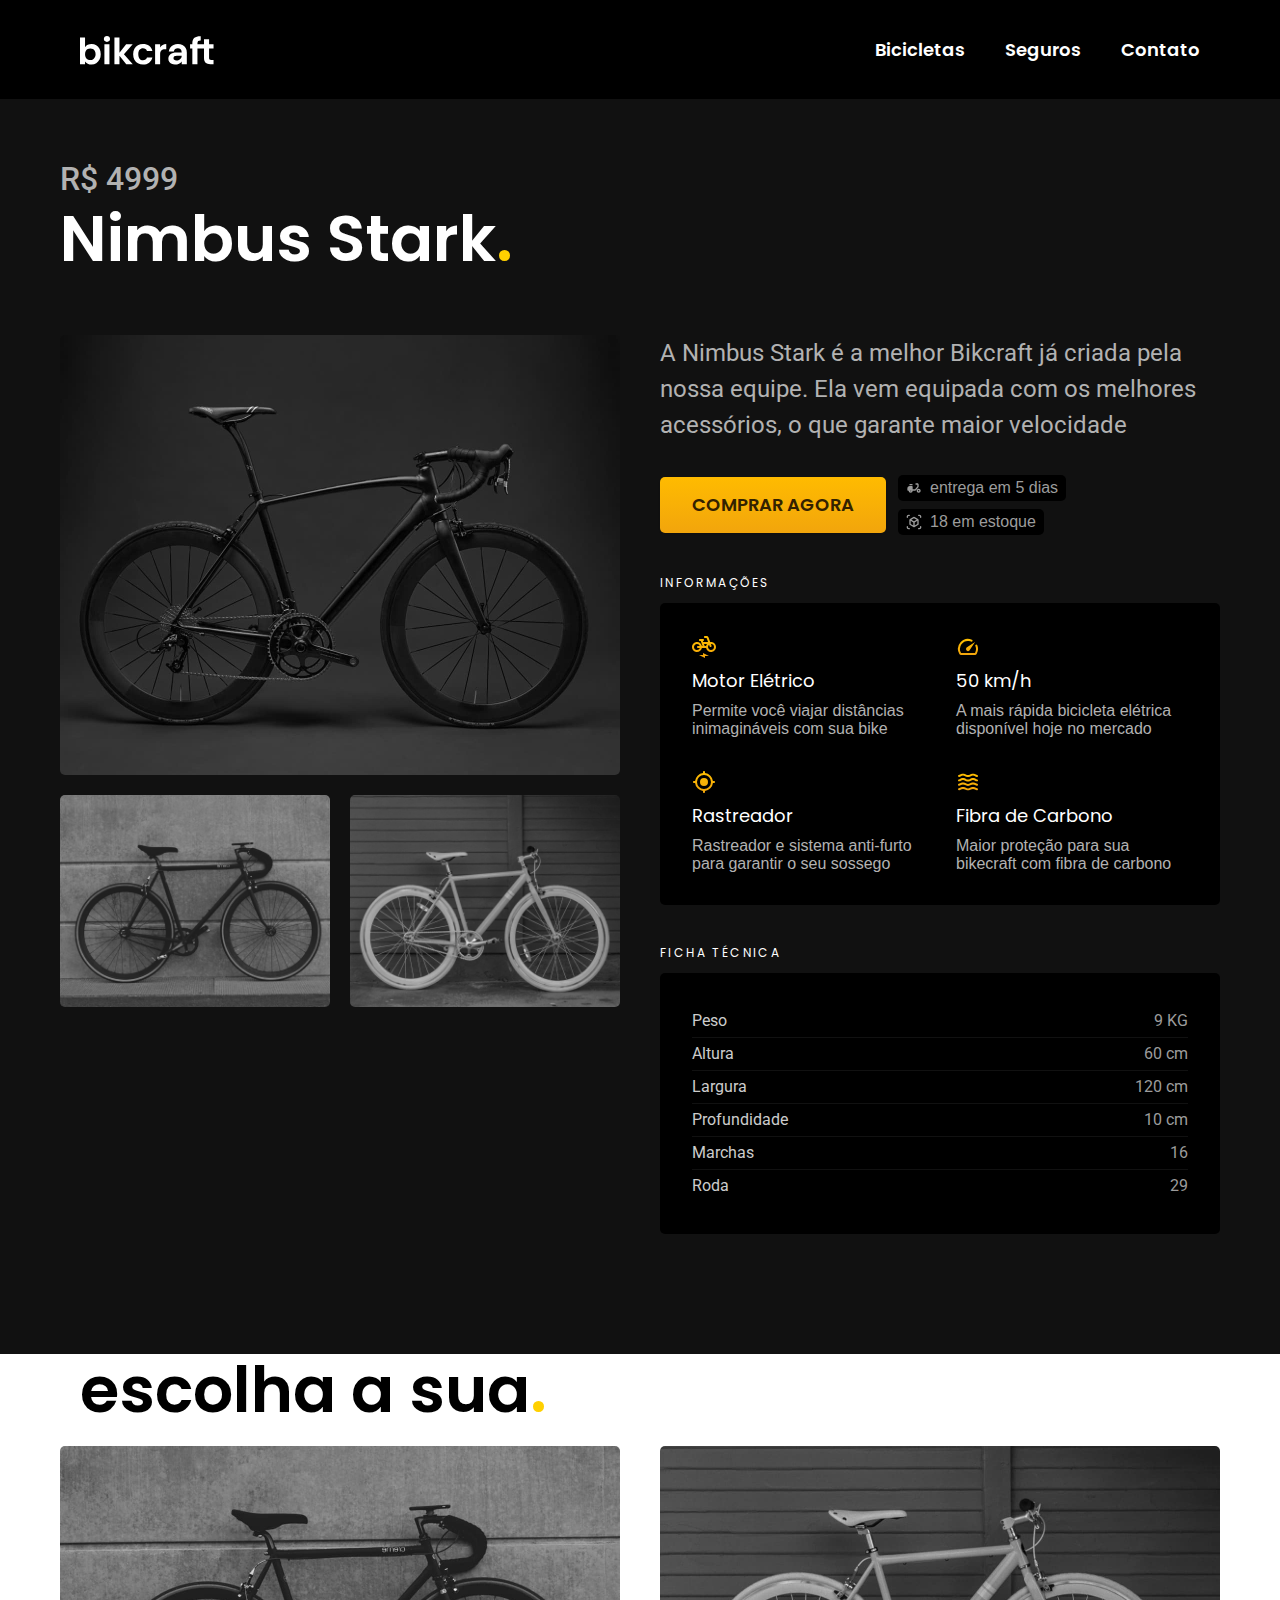
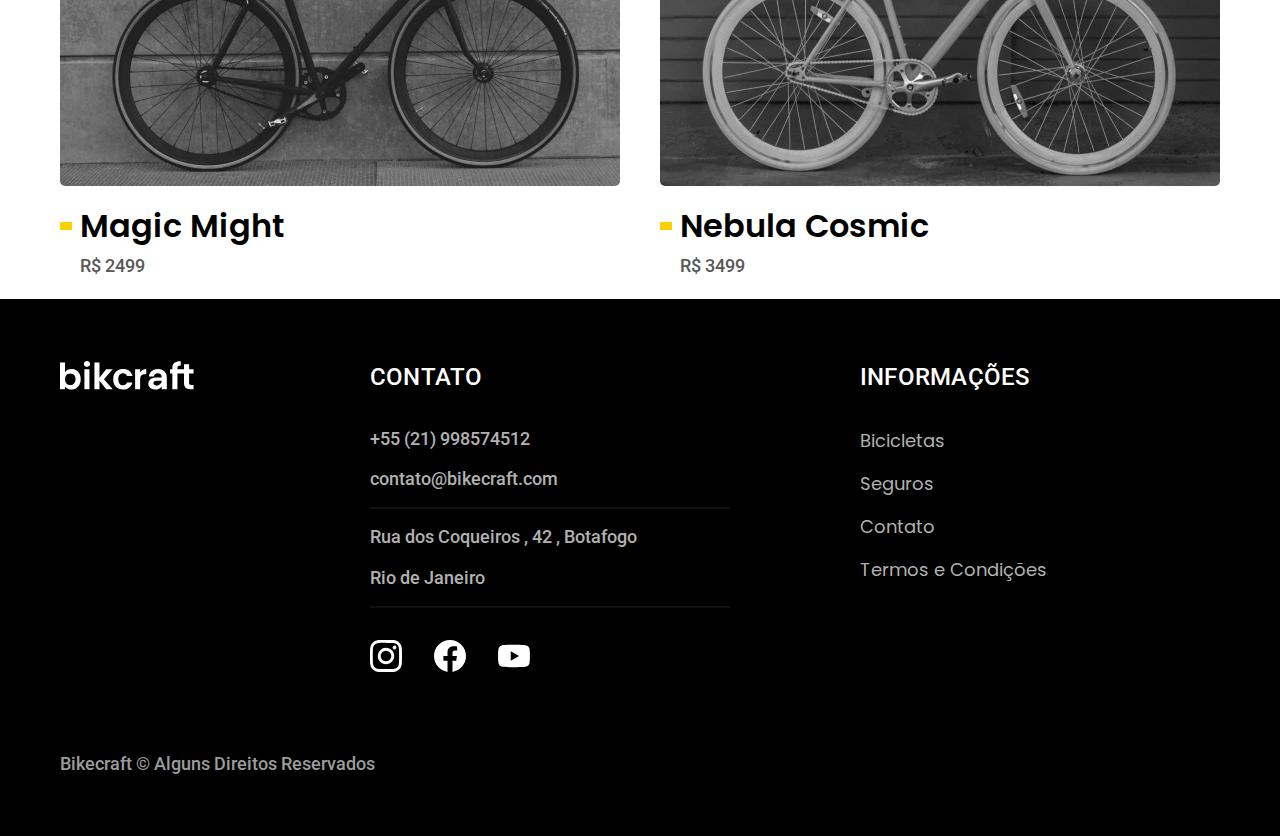
<file: bicicletas/nimbus.html>
<!DOCTYPE html>
<html lang="pt-br">
  <head>
    <meta charset="UTF-8" />
    <meta name="viewport" content="width=device-width, initial-scale=1.0" />
    <title>Termos e Condições</title>
    <link rel="stylesheet" href="../CSS/style.css" />
    <link rel="preconnect" href="https://fonts.googleapis.com" />
    <link rel="preconnect" href="https://fonts.gstatic.com" crossorigin />
    <link
      href="https://fonts.googleapis.com/css2?family=Poppins:wght@400;600&family=Roboto:ital,wght@0,100..900;1,100..900&display=swap"
      rel="stylesheet"
    />
  </head>
  <body id="bicicleta">
    <!-- ===== HEADER / MENU DE NAVEGAÇÃO ===== -->
    <header class="header-bg">
      <div class="header">
        <a href="../"><img src="/img/bikcraft.svg" alt="Bikecraft" /></a>
        <nav aria-label="primaria"></nav>
        <ul class="header-menu">
          <li><a href="../bicicletas.html">Bicicletas</a></li>
          <li><a href="../seguros.html">Seguros</a></li>
          <li><a href="../contato.html">Contato</a></li>
        </ul>
      </div>
    </header>

    <!-- ===== MAIN / PRINCIPAL===== -->
    <main class="titulo-bg">
      <div>
        <div class="titulo container">
          <p class="font-2-xl cor-5">R$ 4999</p>
          <h1 class="font-1-xxl cor-0">
            Nimbus Stark<span class="cor-p1">.</span>
          </h1>
        </div>
      </div>
      <div class="bicicleta container">
        <div class="bicicleta-imagem">
          <img src="../img/bicicleta/nimbus1.jpg" alt="Nimbus Stark" />
          <img src="../img/bicicleta/nimbus2.jpg" alt="Nimbus Stark" />
          <img src="../img/bicicleta/nimbus3.jpg" alt="Nimbus Stark" />
        </div>
        <div class="bicicleta-conteudo">
          <p class="font-2-l cor-5">
            A Nimbus Stark é a melhor Bikcraft já criada pela nossa equipe. Ela
            vem equipada com os melhores acessórios, o que garante maior
            velocidade
          </p>
        <div class="bicicleta-comprar">
          <a class="botao" href="../orcamento.html">Comprar Agora</a>
          <span class="font-1-x-s cor-6"><img src="../img/icones/entrega.svg" alt="">entrega em 5 dias</span>
          <span class="font-1-x-s cor-6"><img src="../img/icones/estoque.svg" alt="">18 em estoque</span>
        </div>
        <div>
          <h2 class="font-1-xs cor-0">Informações</h2>
          <ul class="bicicleta-informacoes">
            <li>
              <img src="../img/icones/eletrica.svg" alt="">
              <h3 class="font-1-m cor-0">Motor Elétrico</h3>
              <p class="font-2-x-s cor-5">Permite você viajar distâncias inimagináveis com sua bike</p>
            </li>
            <li>
              <img src="../img/icones/velocidade.svg" alt="">
              <h3 class="font-1-m cor-0">50 km/h</h3>
              <p class="font-2-x-s cor-5">A mais rápida bicicleta elétrica disponível hoje no mercado</p>
            </li>
            <li>
              <img src="../img/icones/rastreador.svg" alt="">
              <h3 class="font-1-m cor-0">Rastreador</h3>
              <p class="font-2-x-s cor-5">Rastreador e sistema anti-furto para garantir o seu sossego</p>
            </li>
            <li>
              <img src="../img/icones/carbono.svg" alt="">
              <h3 class="font-1-m cor-0">Fibra de Carbono</h3>
              <p class="font-2-x-s cor-5">Maior proteção para sua bikecraft com fibra de carbono</p>
            </li>
          </ul>
          <h2 class="font-1-xs cor-0">Ficha técnica</h2>
          <ul class="bicicleta-ficha font-2-s cor-4">
            <li>Peso <span>9 KG</span></li>
            <li>Altura <span>60 cm</span></li>
            <li>Largura <span>120 cm</span></li>
            <li>Profundidade<span>10 cm</span></li>
            <li>Marchas <span>16</span></li>
            <li>Roda <span>29</span></li>
          </ul>
        </div>
        </div>
      </div>
    </main>


    <!-- ===== SESSÃO 2 - ESCOLHA A SUA ===== -->
    <article class="bicicletas-lista container">
      <h2 class="font-1-xxl">escolha a sua<span class="cor-p1">.</span></h2>
      <ul>
        <li>
          <a href="./magic.html">
            <img src="../img/bicicletas/magic.jpg" alt="Bicicleta Preta" />
            <h3 class="font-1-xl">Magic Might</h3>
            <span class="font-2-m cor-8">R$ 2499</span>
          </a>
        </li>

        <li>
          <a href="./nebula.html">
            <img src="../img/bicicletas/nebula.jpg" alt="Bicicleta Preta" />
            <h3 class="font-1-xl">Nebula Cosmic</h3>
            <span class="font-2-m cor-8">R$ 3499</span>
          </a>
        </li>
      </ul>
    </article>

    <!-- ===== FOOTER ===== -->
    <footer class="footer-bg">
      <div class="footer container">
        <img src="../img/bikcraft.svg" alt="Bikecraft" />
        <div class="footer-contato">
          <h3 class="font-2-l-b cor-0">Contato</h3>
          <ul class="cor-5 font-2-m">
            <li><a href="tel:+5521998574512">+55 (21) 998574512</a></li>
            <li>
              <a href="mailto:contato@bikecraft.com">contato@bikecraft.com</a>
            </li>
            <li><a></a>Rua dos Coqueiros , 42 , Botafogo</li>
            <li><a href="tel:+5521998574512">Rio de Janeiro</a></li>
          </ul>
          <div class="footer-redes">
            <a href="">
              <img src="../img/redes/instagram.svg" alt="" />
            </a>
            <a href="">
              <img src="../img/redes/facebook.svg" alt="" />
            </a>
            <a href="">
              <img src="../img/redes/youtube.svg" alt="" />
            </a>
          </div>
        </div>
        <div class="footer-informacoes">
          <h3 class="font-2-l-b cor-0">Informações</h3>
          <nav>
            <ul class="font-1-m cor-5">
              <li><a href="../bicicletas.html">Bicicletas</a></li>
              <li><a href="../seguros.html">Seguros</a></li>
              <li><a href="../contato.html">Contato</a></li>
              <li><a href="../termos.html">Termos e Condições</a></li>
            </ul>
          </nav>
        </div>
        <p class="footer-copy font-2-m cor-6">
          Bikecraft © Alguns Direitos Reservados
        </p>
      </div>
    </footer>
  </body>
</html>
</file>
<file: CSS/style.css>
@import "./global/global.css";
@import "./ultilitarios/tipografia.css";
@import "./ultilitarios/cores.css";
@import "./global/header.css";
@import "./home/introducao.css";
@import "./ultilitarios/componentes.css";
@import "./bicicletas/bicicletas-listas.css";
@import "./home/tecnologia.css";
@import "./home/parceiros.css";
@import "./home/depoimento.css";
@import "./seguros/seguros.css";
@import "./global/footer.css";
@import "./termos/termos.css";
@import "./bicicletas/bicicletas.css";
@import "./seguros/vantagens.css";
@import "./seguros/perguntas.css";
@import "./bicicleta/bicicleta.css";
@import "./bicicleta/seguro.css";
@import "./contato/contato.css";
@import "./contato/lojas.css";
@import "./ultilitarios/formularios.css";
</file>
